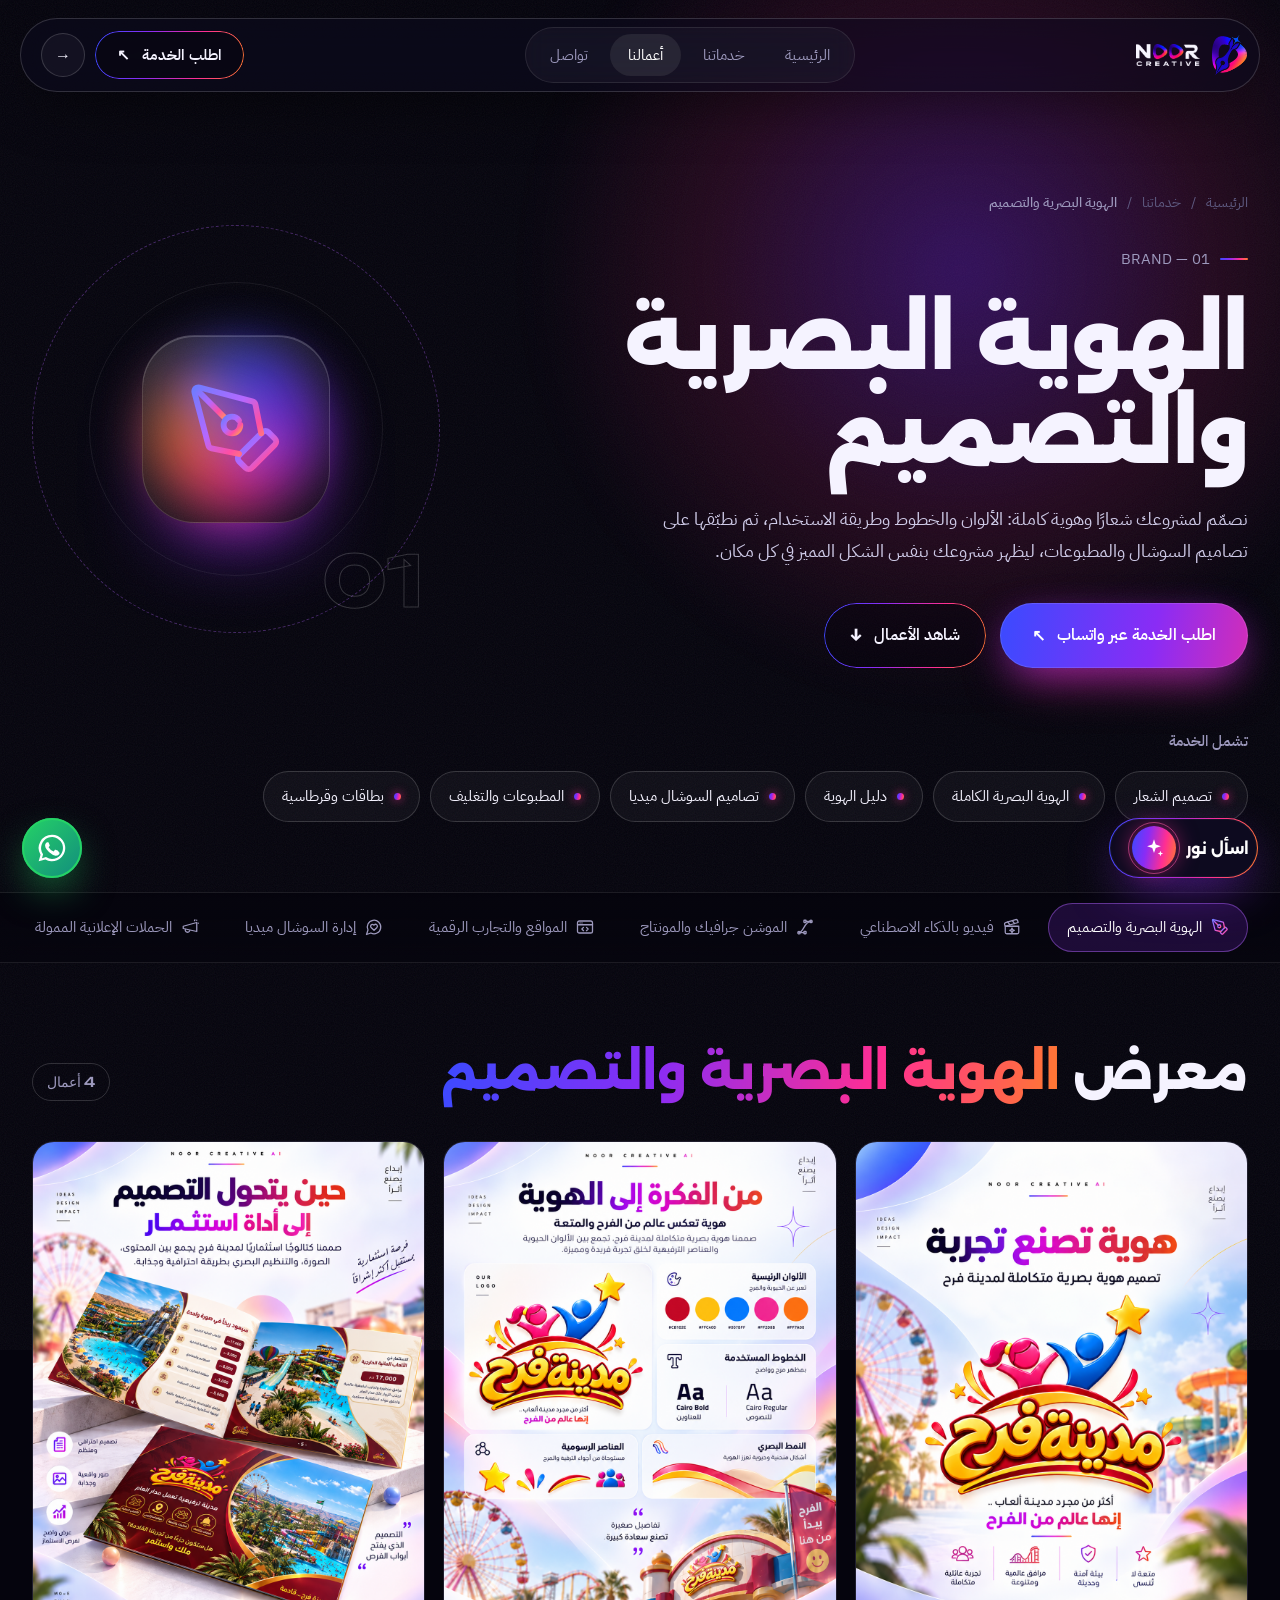
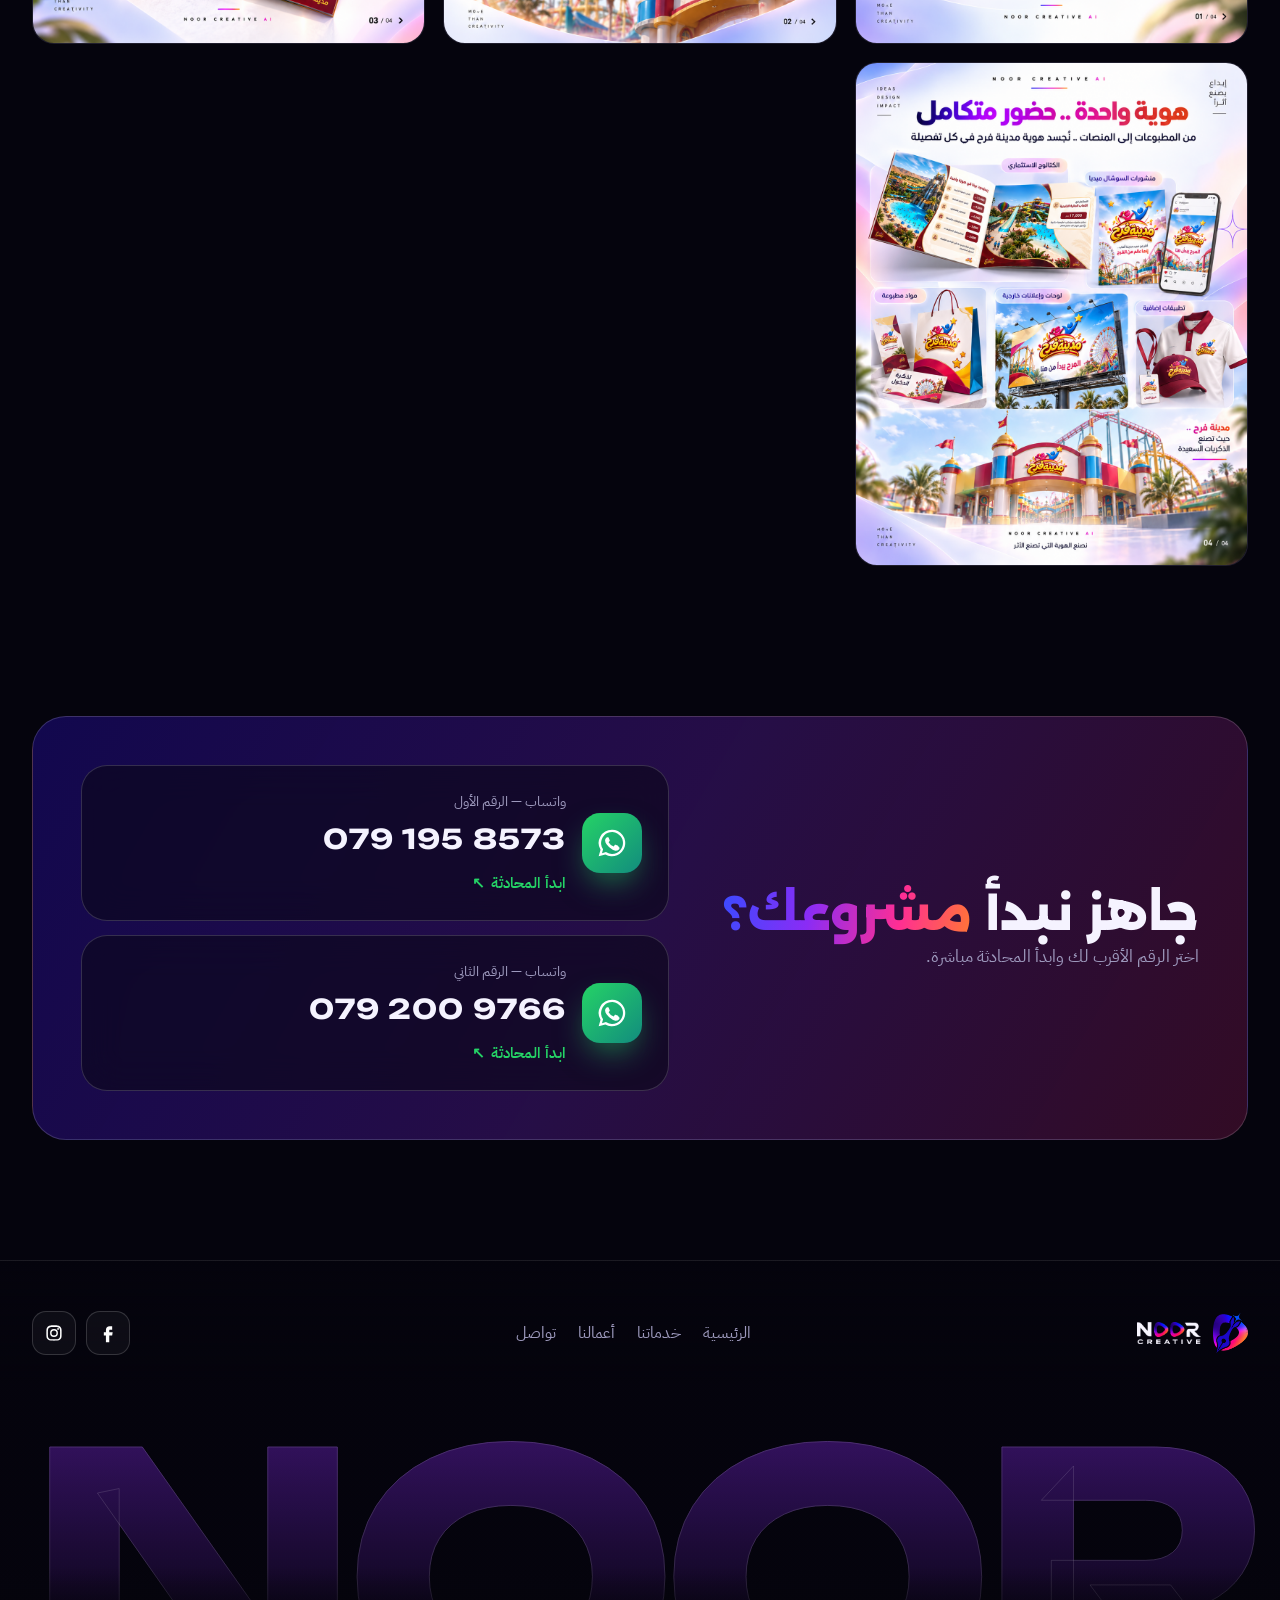
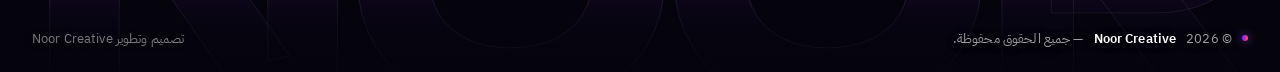
<file: service.html>
<!doctype html>
<html lang="ar" dir="rtl">
<head>
<meta charset="utf-8">
<meta name="viewport" content="width=device-width, initial-scale=1, viewport-fit=cover">
<title>معرض الأعمال — NOOR CREATIVE</title>
<meta name="theme-color" content="#05040d">
<link rel="icon" href="img/mark.png" type="image/png">
<link rel="stylesheet" href="fonts.css">
<link rel="stylesheet" href="style.css?v=16">
<link rel="stylesheet" href="chat.css?v=6">
</head>
<body class="svc-page">
<div class="noise" aria-hidden="true"></div>
<svg width="0" height="0" style="position:absolute" aria-hidden="true"><defs><linearGradient id="ig" x1="0" y1="0" x2="1" y2="1"><stop offset="0" stop-color="#6f7cff"/><stop offset=".45" stop-color="#b468ff"/><stop offset=".75" stop-color="#ff4fa3"/><stop offset="1" stop-color="#ff9a5c"/></linearGradient></defs></svg>

<header class="nav solid" id="nav">
  <a class="brand" href="index.html" aria-label="NOOR CREATIVE — الرئيسية"><img src="img/mark.png" alt=""><img class="brand-word" src="img/word-light.png" alt="NOOR CREATIVE"></a>
  <nav class="nav-links" aria-label="التنقل">
    <a href="index.html">الرئيسية</a>
    <a href="index.html#services">خدماتنا</a>
    <a href="index.html#work" class="act">أعمالنا</a>
    <a href="index.html#contact">تواصل</a>
  </nav>
  <div class="nav-end">
    <a class="btn-line" id="navWa" href="#" target="_blank" rel="noopener"><span>اطلب الخدمة</span><i>↖</i></a>
    <a class="back-btn" href="index.html" aria-label="العودة للرئيسية">→</a>
  </div>
</header>

<main>
  <section class="sp-hero">
    <div class="sp-glow" aria-hidden="true"></div>
    <div class="wrap sp-grid">
      <div class="sp-copy">
        <nav class="crumb" aria-label="المسار"><a href="index.html">الرئيسية</a><span>/</span><a href="index.html#services">خدماتنا</a><span>/</span><b id="crumbNow"></b></nav>
        <div class="kicker"><i></i><span id="spEn"></span></div>
        <h1 class="sp-title" id="spTitle"></h1>
        <p class="sp-long" id="spLong"></p>
        <div class="sp-actions">
          <a class="btn-grad" id="spWa" href="#" target="_blank" rel="noopener"><span>اطلب الخدمة عبر واتساب</span><i>↖</i></a>
          <a class="btn-line" href="#gallery"><span>شاهد الأعمال</span><i>↓</i></a>
        </div>
      </div>
      <div class="sp-art" aria-hidden="true">
        <div class="sp-ring"></div><div class="sp-ring r2"></div>
        <div class="sp-tile"><span class="svc-glow"></span><svg viewBox="0 0 24 24" id="spIcon"></svg></div>
        <span class="sp-num" id="spNum"></span>
      </div>
    </div>
    <div class="wrap">
      <h2 class="sp-inc-h">تشمل الخدمة</h2>
      <ul class="sp-inc" id="spInc"></ul>
    </div>
  </section>

  <div class="sp-tabs-wrap">
    <nav class="wrap sp-tabs" id="spTabs" aria-label="الخدمات"></nav>
  </div>

  <section class="sp-gallery" id="gallery">
    <div class="wrap">
      <div class="sp-gal-head">
        <h2 class="h-lg">معرض <span class="grad" id="galName"></span></h2>
        <span class="sp-count" id="galCount"></span>
      </div>
      <div class="masonry" id="masonry"></div>
      <div class="sp-empty" id="empty" hidden>
        <div class="sp-empty-tiles" aria-hidden="true"><i></i><i></i><i></i></div>
        <h3>الأعمال قيد الإضافة</h3>
        <p>نجهّز معرض هذه الخدمة بأحدث أعمالنا الحقيقية. تواصل معنا ونرسل لك نماذج مباشرة على واتساب.</p>
        <a class="btn-grad" id="emptyWa" href="#" target="_blank" rel="noopener"><span>اطلب نماذج من أعمالنا</span><i>↖</i></a>
      </div>
    </div>
  </section>

  <section class="sp-cta">
    <div class="wrap sp-cta-in">
      <div>
        <h2 class="h-lg">جاهز نبدأ <span class="grad">مشروعك؟</span></h2>
        <p class="lead">اختر الرقم الأقرب لك وابدأ المحادثة مباشرة.</p>
      </div>
      <div class="sp-cta-btns">
        <a class="wa-card" id="wa1" href="#" target="_blank" rel="noopener"><span class="wa-ic"><svg viewBox="0 0 24 24"><path d="M12 2a10 10 0 0 0-8.6 15.1L2 22l5-1.3A10 10 0 1 0 12 2Zm0 18.2a8.2 8.2 0 0 1-4.2-1.2l-.3-.2-3 .8.8-2.9-.2-.3A8.2 8.2 0 1 1 12 20.2Zm4.5-6.1c-.2-.1-1.5-.7-1.7-.8-.2-.1-.4-.1-.6.1l-.8 1c-.1.2-.3.2-.5.1a6.7 6.7 0 0 1-3.3-2.9c-.3-.4.2-.4.7-1.3.1-.2 0-.3 0-.4l-.8-1.8c-.2-.5-.4-.4-.6-.4h-.5a1 1 0 0 0-.7.3 3 3 0 0 0-.9 2.2 5.2 5.2 0 0 0 1.1 2.8 11.9 11.9 0 0 0 4.6 4c1.7.7 2.4.8 3.2.7.5-.1 1.5-.6 1.8-1.2.2-.6.2-1.1.1-1.2l-.4-.2Z"/></svg></span><span class="wa-txt"><small>واتساب — الرقم الأول</small><b dir="ltr">079 195 8573</b></span><span class="wa-go">ابدأ المحادثة <i>↖</i></span></a>
        <a class="wa-card" id="wa2" href="#" target="_blank" rel="noopener"><span class="wa-ic"><svg viewBox="0 0 24 24"><path d="M12 2a10 10 0 0 0-8.6 15.1L2 22l5-1.3A10 10 0 1 0 12 2Zm0 18.2a8.2 8.2 0 0 1-4.2-1.2l-.3-.2-3 .8.8-2.9-.2-.3A8.2 8.2 0 1 1 12 20.2Zm4.5-6.1c-.2-.1-1.5-.7-1.7-.8-.2-.1-.4-.1-.6.1l-.8 1c-.1.2-.3.2-.5.1a6.7 6.7 0 0 1-3.3-2.9c-.3-.4.2-.4.7-1.3.1-.2 0-.3 0-.4l-.8-1.8c-.2-.5-.4-.4-.6-.4h-.5a1 1 0 0 0-.7.3 3 3 0 0 0-.9 2.2 5.2 5.2 0 0 0 1.1 2.8 11.9 11.9 0 0 0 4.6 4c1.7.7 2.4.8 3.2.7.5-.1 1.5-.6 1.8-1.2.2-.6.2-1.1.1-1.2l-.4-.2Z"/></svg></span><span class="wa-txt"><small>واتساب — الرقم الثاني</small><b dir="ltr">079 200 9766</b></span><span class="wa-go">ابدأ المحادثة <i>↖</i></span></a>
      </div>
    </div>
  </section>
</main>

<footer class="foot">
  <div class="wrap foot-top">
    <a class="brand" href="index.html"><img src="img/mark.png" alt=""><img class="brand-word" src="img/word-light.png" alt="NOOR CREATIVE"></a>
    <nav><a href="index.html">الرئيسية</a><a href="index.html#services">خدماتنا</a><a href="index.html#work">أعمالنا</a><a href="index.html#contact">تواصل</a></nav>
    <div class="foot-social"><a href="https://www.facebook.com/NoorCreativeAI" target="_blank" rel="noopener" aria-label="فيسبوك Noor Creative" class="fs-fb"><svg viewBox="0 0 24 24" aria-hidden="true"><path d="M14 8h3V4h-3c-2.8 0-4.5 1.9-4.5 4.6V11H7v4h2.5v8h4v-8H17l.6-4h-4.1V8.9c0-.6.3-.9.5-.9Z"/></svg></a><a href="https://www.instagram.com/noor_creative_ai/" target="_blank" rel="noopener" aria-label="إنستغرام Noor Creative" class="fs-ig"><svg viewBox="0 0 24 24" aria-hidden="true"><path d="M12 7.3A4.7 4.7 0 1 0 16.7 12 4.7 4.7 0 0 0 12 7.3Zm0 7.7a3 3 0 1 1 3-3 3 3 0 0 1-3 3Zm6-7.9a1.1 1.1 0 1 1-1.1-1.1A1.1 1.1 0 0 1 18 7.1ZM21.1 8.2a5.4 5.4 0 0 0-1.5-3.8 5.4 5.4 0 0 0-3.8-1.5C14.3 2.8 9.7 2.8 8.2 2.9a5.4 5.4 0 0 0-3.8 1.5A5.4 5.4 0 0 0 2.9 8.2c-.1 1.5-.1 6.1 0 7.6a5.4 5.4 0 0 0 1.5 3.8 5.4 5.4 0 0 0 3.8 1.5c1.5.1 6.1.1 7.6 0a5.4 5.4 0 0 0 3.8-1.5 5.4 5.4 0 0 0 1.5-3.8c.1-1.5.1-6.1 0-7.6Zm-2.2 9.3a3.1 3.1 0 0 1-1.7 1.7c-1.2.5-4 .4-5.2.4s-4 .1-5.2-.4a3.1 3.1 0 0 1-1.7-1.7c-.5-1.2-.4-4-.4-5.3s-.1-4 .4-5.2a3.1 3.1 0 0 1 1.7-1.7C8 4.8 10.8 4.9 12 4.9s4-.1 5.2.4a3.1 3.1 0 0 1 1.7 1.7c.5 1.2.4 4 .4 5.2s.1 4.1-.4 5.3Z"/></svg></a></div>
  </div>
  <div class="foot-giant" aria-hidden="true">NOOR</div>
  <div class="foot-legal">
    <div class="wrap foot-legal-in">
      <p>© 2026 <b>Noor Creative</b> — جميع الحقوق محفوظة.</p>
      <p class="fl-sub">تصميم وتطوير Noor Creative</p>
    </div>
  </div>
</footer>

<div class="lightbox" id="lb" hidden>
  <button class="lb-x" id="lbX" aria-label="إغلاق">✕</button>
  <button class="lb-nav lb-prev" id="lbPrev" aria-label="السابق">→</button>
  <figure class="lb-fig"><div class="lb-media" id="lbMedia"></div><figcaption id="lbCap"></figcaption></figure>
  <button class="lb-nav lb-next" id="lbNext" aria-label="التالي">←</button>
</div>

<a class="wa-float show" id="waFloat" href="#" target="_blank" rel="noopener" aria-label="تواصل معنا على واتساب"><svg viewBox="0 0 24 24"><path d="M12 2a10 10 0 0 0-8.6 15.1L2 22l5-1.3A10 10 0 1 0 12 2Zm0 18.2a8.2 8.2 0 0 1-4.2-1.2l-.3-.2-3 .8.8-2.9-.2-.3A8.2 8.2 0 1 1 12 20.2Zm4.5-6.1c-.2-.1-1.5-.7-1.7-.8-.2-.1-.4-.1-.6.1l-.8 1c-.1.2-.3.2-.5.1a6.7 6.7 0 0 1-3.3-2.9c-.3-.4.2-.4.7-1.3.1-.2 0-.3 0-.4l-.8-1.8c-.2-.5-.4-.4-.6-.4h-.5a1 1 0 0 0-.7.3 3 3 0 0 0-.9 2.2 5.2 5.2 0 0 0 1.1 2.8 11.9 11.9 0 0 0 4.6 4c1.7.7 2.4.8 3.2.7.5-.1 1.5-.6 1.8-1.2.2-.6.2-1.1.1-1.2l-.4-.2Z"/></svg></a>

<script src="data.js?v=11"></script>
<script src="service.js?v=12"></script>
<script src="chat.js?v=11"></script>
</body>
</html>
</file>
<file: fonts.css>
@font-face {
  font-family: 'PlexArabic';
  font-style: normal;
  font-weight: 400;
  font-display: swap;
  src: url(fonts/Qw3CZRtWPQCuHme67tEYUIx3Kh0PHR9N6Ys43PWrfQ.woff2) format('woff2');
  unicode-range: U+0600-06FF, U+0750-077F, U+0870-0891, U+0897-08E1, U+08E3-08FF, U+200C-200E, U+2010-2011, U+204F, U+2E41, U+FB50-FDFF, U+FE70-FE74, U+FE76-FEFC, U+102E0-102FB, U+10E60-10E7E, U+10EC2-10EC7, U+10EC9-10EEE, U+10EF0-10EFF, U+1EE00-1EE03, U+1EE05-1EE1F, U+1EE21-1EE22, U+1EE24, U+1EE27, U+1EE29-1EE32, U+1EE34-1EE37, U+1EE39, U+1EE3B, U+1EE42, U+1EE47, U+1EE49, U+1EE4B, U+1EE4D-1EE4F, U+1EE51-1EE52, U+1EE54, U+1EE57, U+1EE59, U+1EE5B, U+1EE5D, U+1EE5F, U+1EE61-1EE62, U+1EE64, U+1EE67-1EE6A, U+1EE6C-1EE72, U+1EE74-1EE77, U+1EE79-1EE7C, U+1EE7E, U+1EE80-1EE89, U+1EE8B-1EE9B, U+1EEA1-1EEA3, U+1EEA5-1EEA9, U+1EEAB-1EEBB, U+1EEF0-1EEF1;
}
@font-face {
  font-family: 'PlexArabic';
  font-style: normal;
  font-weight: 400;
  font-display: swap;
  src: url(fonts/Qw3CZRtWPQCuHme67tEYUIx3Kh0PHR9N6Ys93PU.woff2) format('woff2');
  unicode-range: U+0000-00FF, U+0131, U+0152-0153, U+02BB-02BC, U+02C6, U+02DA, U+02DC, U+0304, U+0308, U+0329, U+2000-206F, U+20AC, U+2122, U+2191, U+2193, U+2212, U+2215, U+FEFF, U+FFFD;
}
@font-face {
  font-family: 'PlexArabic';
  font-style: normal;
  font-weight: 500;
  font-display: swap;
  src: url(fonts/Qw3NZRtWPQCuHme67tEYUIx3Kh0PHR9N6YPO_-CRXMR5Kw.woff2) format('woff2');
  unicode-range: U+0600-06FF, U+0750-077F, U+0870-0891, U+0897-08E1, U+08E3-08FF, U+200C-200E, U+2010-2011, U+204F, U+2E41, U+FB50-FDFF, U+FE70-FE74, U+FE76-FEFC, U+102E0-102FB, U+10E60-10E7E, U+10EC2-10EC7, U+10EC9-10EEE, U+10EF0-10EFF, U+1EE00-1EE03, U+1EE05-1EE1F, U+1EE21-1EE22, U+1EE24, U+1EE27, U+1EE29-1EE32, U+1EE34-1EE37, U+1EE39, U+1EE3B, U+1EE42, U+1EE47, U+1EE49, U+1EE4B, U+1EE4D-1EE4F, U+1EE51-1EE52, U+1EE54, U+1EE57, U+1EE59, U+1EE5B, U+1EE5D, U+1EE5F, U+1EE61-1EE62, U+1EE64, U+1EE67-1EE6A, U+1EE6C-1EE72, U+1EE74-1EE77, U+1EE79-1EE7C, U+1EE7E, U+1EE80-1EE89, U+1EE8B-1EE9B, U+1EEA1-1EEA3, U+1EEA5-1EEA9, U+1EEAB-1EEBB, U+1EEF0-1EEF1;
}
@font-face {
  font-family: 'PlexArabic';
  font-style: normal;
  font-weight: 500;
  font-display: swap;
  src: url(fonts/Qw3NZRtWPQCuHme67tEYUIx3Kh0PHR9N6YPO_-CUXMQ.woff2) format('woff2');
  unicode-range: U+0000-00FF, U+0131, U+0152-0153, U+02BB-02BC, U+02C6, U+02DA, U+02DC, U+0304, U+0308, U+0329, U+2000-206F, U+20AC, U+2122, U+2191, U+2193, U+2212, U+2215, U+FEFF, U+FFFD;
}
@font-face {
  font-family: 'PlexArabic';
  font-style: normal;
  font-weight: 600;
  font-display: swap;
  src: url(fonts/Qw3NZRtWPQCuHme67tEYUIx3Kh0PHR9N6YPi-OCRXMR5Kw.woff2) format('woff2');
  unicode-range: U+0600-06FF, U+0750-077F, U+0870-0891, U+0897-08E1, U+08E3-08FF, U+200C-200E, U+2010-2011, U+204F, U+2E41, U+FB50-FDFF, U+FE70-FE74, U+FE76-FEFC, U+102E0-102FB, U+10E60-10E7E, U+10EC2-10EC7, U+10EC9-10EEE, U+10EF0-10EFF, U+1EE00-1EE03, U+1EE05-1EE1F, U+1EE21-1EE22, U+1EE24, U+1EE27, U+1EE29-1EE32, U+1EE34-1EE37, U+1EE39, U+1EE3B, U+1EE42, U+1EE47, U+1EE49, U+1EE4B, U+1EE4D-1EE4F, U+1EE51-1EE52, U+1EE54, U+1EE57, U+1EE59, U+1EE5B, U+1EE5D, U+1EE5F, U+1EE61-1EE62, U+1EE64, U+1EE67-1EE6A, U+1EE6C-1EE72, U+1EE74-1EE77, U+1EE79-1EE7C, U+1EE7E, U+1EE80-1EE89, U+1EE8B-1EE9B, U+1EEA1-1EEA3, U+1EEA5-1EEA9, U+1EEAB-1EEBB, U+1EEF0-1EEF1;
}
@font-face {
  font-family: 'PlexArabic';
  font-style: normal;
  font-weight: 600;
  font-display: swap;
  src: url(fonts/Qw3NZRtWPQCuHme67tEYUIx3Kh0PHR9N6YPi-OCUXMQ.woff2) format('woff2');
  unicode-range: U+0000-00FF, U+0131, U+0152-0153, U+02BB-02BC, U+02C6, U+02DA, U+02DC, U+0304, U+0308, U+0329, U+2000-206F, U+20AC, U+2122, U+2191, U+2193, U+2212, U+2215, U+FEFF, U+FFFD;
}
@font-face {
  font-family: 'PlexArabic';
  font-style: normal;
  font-weight: 700;
  font-display: swap;
  src: url(fonts/Qw3NZRtWPQCuHme67tEYUIx3Kh0PHR9N6YOG-eCRXMR5Kw.woff2) format('woff2');
  unicode-range: U+0600-06FF, U+0750-077F, U+0870-0891, U+0897-08E1, U+08E3-08FF, U+200C-200E, U+2010-2011, U+204F, U+2E41, U+FB50-FDFF, U+FE70-FE74, U+FE76-FEFC, U+102E0-102FB, U+10E60-10E7E, U+10EC2-10EC7, U+10EC9-10EEE, U+10EF0-10EFF, U+1EE00-1EE03, U+1EE05-1EE1F, U+1EE21-1EE22, U+1EE24, U+1EE27, U+1EE29-1EE32, U+1EE34-1EE37, U+1EE39, U+1EE3B, U+1EE42, U+1EE47, U+1EE49, U+1EE4B, U+1EE4D-1EE4F, U+1EE51-1EE52, U+1EE54, U+1EE57, U+1EE59, U+1EE5B, U+1EE5D, U+1EE5F, U+1EE61-1EE62, U+1EE64, U+1EE67-1EE6A, U+1EE6C-1EE72, U+1EE74-1EE77, U+1EE79-1EE7C, U+1EE7E, U+1EE80-1EE89, U+1EE8B-1EE9B, U+1EEA1-1EEA3, U+1EEA5-1EEA9, U+1EEAB-1EEBB, U+1EEF0-1EEF1;
}
@font-face {
  font-family: 'PlexArabic';
  font-style: normal;
  font-weight: 700;
  font-display: swap;
  src: url(fonts/Qw3NZRtWPQCuHme67tEYUIx3Kh0PHR9N6YOG-eCUXMQ.woff2) format('woff2');
  unicode-range: U+0000-00FF, U+0131, U+0152-0153, U+02BB-02BC, U+02C6, U+02DA, U+02DC, U+0304, U+0308, U+0329, U+2000-206F, U+20AC, U+2122, U+2191, U+2193, U+2212, U+2215, U+FEFF, U+FFFD;
}
@font-face {
  font-family: 'Space';
  font-style: normal;
  font-weight: 400;
  font-display: swap;
  src: url(fonts/V8mDoQDjQSkFtoMM3T6r8E7mPbF4Cw.woff2) format('woff2');
  unicode-range: U+0000-00FF, U+0131, U+0152-0153, U+02BB-02BC, U+02C6, U+02DA, U+02DC, U+0304, U+0308, U+0329, U+2000-206F, U+20AC, U+2122, U+2191, U+2193, U+2212, U+2215, U+FEFF, U+FFFD;
}
@font-face {
  font-family: 'Space';
  font-style: normal;
  font-weight: 500;
  font-display: swap;
  src: url(fonts/V8mDoQDjQSkFtoMM3T6r8E7mPbF4Cw.woff2) format('woff2');
  unicode-range: U+0000-00FF, U+0131, U+0152-0153, U+02BB-02BC, U+02C6, U+02DA, U+02DC, U+0304, U+0308, U+0329, U+2000-206F, U+20AC, U+2122, U+2191, U+2193, U+2212, U+2215, U+FEFF, U+FFFD;
}
@font-face {
  font-family: 'Space';
  font-style: normal;
  font-weight: 600;
  font-display: swap;
  src: url(fonts/V8mDoQDjQSkFtoMM3T6r8E7mPbF4Cw.woff2) format('woff2');
  unicode-range: U+0000-00FF, U+0131, U+0152-0153, U+02BB-02BC, U+02C6, U+02DA, U+02DC, U+0304, U+0308, U+0329, U+2000-206F, U+20AC, U+2122, U+2191, U+2193, U+2212, U+2215, U+FEFF, U+FFFD;
}
@font-face {
  font-family: 'Space';
  font-style: normal;
  font-weight: 700;
  font-display: swap;
  src: url(fonts/V8mDoQDjQSkFtoMM3T6r8E7mPbF4Cw.woff2) format('woff2');
  unicode-range: U+0000-00FF, U+0131, U+0152-0153, U+02BB-02BC, U+02C6, U+02DA, U+02DC, U+0304, U+0308, U+0329, U+2000-206F, U+20AC, U+2122, U+2191, U+2193, U+2212, U+2215, U+FEFF, U+FFFD;
}@font-face{font-family:'Alex';font-weight:500;font-display:swap;src:url(fonts/alexandria-arabic-500-normal.woff2) format('woff2');unicode-range:U+0600-06FF,U+0750-077F,U+0870-08FF,U+200C-200E,U+2010-2011,U+204F,U+2E41,U+FB50-FDFF,U+FE70-FEFC}
@font-face{font-family:'Alex';font-weight:700;font-display:swap;src:url(fonts/alexandria-arabic-700-normal.woff2) format('woff2');unicode-range:U+0600-06FF,U+0750-077F,U+0870-08FF,U+200C-200E,U+2010-2011,U+204F,U+2E41,U+FB50-FDFF,U+FE70-FEFC}
@font-face{font-family:'Alex';font-weight:800;font-display:swap;src:url(fonts/alexandria-arabic-800-normal.woff2) format('woff2');unicode-range:U+0600-06FF,U+0750-077F,U+0870-08FF,U+200C-200E,U+2010-2011,U+204F,U+2E41,U+FB50-FDFF,U+FE70-FEFC}
@font-face{font-family:'Alex';font-weight:900;font-display:swap;src:url(fonts/alexandria-arabic-900-normal.woff2) format('woff2');unicode-range:U+0600-06FF,U+0750-077F,U+0870-08FF,U+200C-200E,U+2010-2011,U+204F,U+2E41,U+FB50-FDFF,U+FE70-FEFC}
@font-face{font-family:'Alex';font-weight:700;font-display:swap;src:url(fonts/alexandria-latin-700-normal.woff2) format('woff2');unicode-range:U+0000-00FF,U+2000-206F}
@font-face{font-family:'Alex';font-weight:800;font-display:swap;src:url(fonts/alexandria-latin-800-normal.woff2) format('woff2');unicode-range:U+0000-00FF,U+2000-206F}
@font-face{font-family:'Alex';font-weight:900;font-display:swap;src:url(fonts/alexandria-latin-900-normal.woff2) format('woff2');unicode-range:U+0000-00FF,U+2000-206F}
@font-face{font-family:'Unb';font-weight:500;font-display:swap;src:url(fonts/unbounded-latin-500-normal.woff2) format('woff2')}
@font-face{font-family:'Unb';font-weight:700;font-display:swap;src:url(fonts/unbounded-latin-700-normal.woff2) format('woff2')}
</file>
<file: style.css>
:root{
  --bg:#05040d; --bg2:#0a0818; --card:rgba(255,255,255,.035); --line:rgba(255,255,255,.09); --line2:rgba(255,255,255,.16);
  --tx:#f5f3ff; --mute:#9d99bd; --dim:#5e5a80;
  --blue:#3047ff; --indigo:#2a1bd6; --violet:#8a2cf5; --pink:#ff2e93; --orange:#ff7a2f;
  --grad:linear-gradient(100deg,#3a4bff 0%,#8a2cf5 35%,#ff2e93 70%,#ff7a2f 100%);
  --ease:cubic-bezier(.16,1,.3,1);
  --ar:'PlexArabic','Segoe UI',Tahoma,sans-serif; --disp:'Alex','PlexArabic',sans-serif; --en:'Unb','Space',sans-serif;
}
*{box-sizing:border-box;margin:0;padding:0}
html{-webkit-text-size-adjust:100%}
html.lenis,html.lenis body{height:auto}
.lenis.lenis-smooth{scroll-behavior:auto!important}
body{background:var(--bg);color:var(--tx);font-family:var(--ar);line-height:1.8;overflow-x:clip;-webkit-font-smoothing:antialiased}
body.is-loading{overflow:hidden}
img{display:block;max-width:100%}
a{color:inherit;text-decoration:none}
button,input,select,textarea{font:inherit;color:inherit}
::selection{background:var(--pink);color:#fff}
.wrap{width:min(1360px,100% - 64px);margin-inline:auto}
.grad{background:var(--grad);-webkit-background-clip:text;background-clip:text;color:transparent;-webkit-text-fill-color:transparent}
main,section,footer{position:relative;z-index:2}

/* ---------- background layers ---------- */
#scene{position:fixed;inset:0;width:100vw;height:100vh;z-index:0;pointer-events:none}
.scene-fallback{position:fixed;inset:0;z-index:0;pointer-events:none;display:none;
  background:radial-gradient(30vmax 30vmax at 50% 45%,rgba(138,44,245,.55),transparent 70%),radial-gradient(22vmax 22vmax at 56% 55%,rgba(255,46,147,.4),transparent 70%)}
.no-gl .scene-fallback{display:block}
.noise{position:fixed;inset:-50%;z-index:1;pointer-events:none;opacity:.06;
  background-image:url("data:image/svg+xml,%3Csvg xmlns='http://www.w3.org/2000/svg' width='160' height='160'%3E%3Cfilter id='n'%3E%3CfeTurbulence type='fractalNoise' baseFrequency='.9' numOctaves='3' stitchTiles='stitch'/%3E%3C/filter%3E%3Crect width='100%25' height='100%25' filter='url(%23n)'/%3E%3C/svg%3E");
  animation:grain 1s steps(4) infinite}
@keyframes grain{25%{transform:translate(-3%,2%)}50%{transform:translate(2%,-3%)}75%{transform:translate(-2%,-2%)}}

/* ---------- loader ---------- */
.loader{position:fixed;inset:0;z-index:200;display:grid;place-items:center;background:var(--bg)}
.loader-in{display:grid;justify-items:center;gap:22px}
.loader-mark{width:96px;filter:drop-shadow(0 0 40px rgba(138,44,245,.7));animation:lpulse 1.6s ease-in-out infinite}
@keyframes lpulse{50%{transform:scale(1.08);filter:drop-shadow(0 0 70px rgba(255,46,147,.8))}}
.loader-count{font-family:var(--en);font-weight:700;font-size:clamp(3rem,8vw,6rem);line-height:1;direction:ltr}
.loader-count sup{font-size:.35em;color:var(--mute);margin-left:4px}
.loader-bar{width:min(320px,70vw);height:2px;background:var(--line);border-radius:2px;overflow:hidden}
.loader-bar i{display:block;height:100%;width:0;background:var(--grad)}
.loader-tag{font-family:var(--en);font-size:.68rem;letter-spacing:.4em;color:var(--mute);direction:ltr}
.loader-panel{position:absolute;inset:0;background:var(--grad);transform:translateY(100%);z-index:-1}

/* ---------- cursor ---------- */
.cursor{position:fixed;inset:0;z-index:150;pointer-events:none;display:none}
.has-cursor .cursor{display:block}
.c-dot,.c-ring{position:fixed;top:0;left:0;border-radius:50%;will-change:transform}
.c-dot{width:6px;height:6px;margin:-3px 0 0 -3px;background:#fff}
.c-ring{width:40px;height:40px;margin:-20px 0 0 -20px;border:1px solid rgba(255,255,255,.4);display:grid;place-items:center;transition:width .4s var(--ease),height .4s var(--ease),margin .4s var(--ease),background .4s,border-color .4s}
.c-label{font-size:.82rem;font-weight:600;opacity:0;transition:opacity .3s;white-space:nowrap}
.cursor.hover .c-ring{width:64px;height:64px;margin:-32px 0 0 -32px;border-color:transparent;background:rgba(255,255,255,.1);backdrop-filter:blur(4px)}
.cursor.label .c-ring{width:96px;height:96px;margin:-48px 0 0 -48px;border-color:transparent;background:var(--grad)}
.cursor.label .c-label{opacity:1}
.cursor.label .c-dot{opacity:0}

/* ---------- nav ---------- */
.nav{position:fixed;z-index:120;top:0;inset-inline:0;display:flex;align-items:center;justify-content:space-between;gap:24px;padding:22px 32px;transition:padding .5s var(--ease),background .5s,backdrop-filter .5s}
.nav.solid{padding-block:12px;background:rgba(5,4,13,.6);backdrop-filter:blur(18px) saturate(1.4);-webkit-backdrop-filter:blur(18px) saturate(1.4);border-bottom:1px solid var(--line)}
.nav.hide{transform:translateY(-110%)}
.nav{transition:transform .6s var(--ease),padding .5s var(--ease),background .5s}
.brand{display:flex;align-items:center;gap:12px}
.brand img:first-child{height:40px;width:auto}
.brand-word{height:22px;width:auto}
.nav-links{display:flex;gap:4px;padding:6px;border-radius:999px;background:rgba(255,255,255,.04);border:1px solid var(--line);backdrop-filter:blur(12px)}
.nav-links a{padding:8px 18px;border-radius:999px;font-size:.92rem;color:var(--mute);transition:.3s}
.nav-links a:hover,.nav-links a.act{color:#fff;background:rgba(255,255,255,.08)}
.nav-end{display:flex;gap:10px;align-items:center}
.menu-btn{width:48px;height:48px;border-radius:50%;border:1px solid var(--line2);background:rgba(255,255,255,.04);cursor:pointer;display:none;position:relative}
.menu-btn span{position:absolute;inset-inline:15px;height:1.5px;background:#fff;transition:.5s var(--ease)}
.menu-btn span:first-child{top:20px}.menu-btn span:last-child{top:27px}
.menu-open .menu-btn span:first-child{top:23px;transform:rotate(45deg)}.menu-open .menu-btn span:last-child{top:23px;transform:rotate(-45deg)}

/* buttons */
.btn-line,.btn-grad{--mx:0px;--my:0px;position:relative;display:inline-flex;align-items:center;gap:12px;border-radius:999px;font-weight:600;cursor:pointer;border:0;isolation:isolate;transform:translate(var(--mx),var(--my));transition:transform .4s var(--ease)}
.btn-line{padding:11px 22px;font-size:.92rem;background:rgba(5,4,13,.4)}
.btn-line::before{content:"";position:absolute;inset:0;border-radius:inherit;padding:1px;background:var(--grad);-webkit-mask:linear-gradient(#000 0 0) content-box,linear-gradient(#000 0 0);-webkit-mask-composite:xor;mask-composite:exclude;z-index:-1}
.btn-line::after{content:"";position:absolute;inset:0;border-radius:inherit;background:var(--grad);opacity:0;transition:opacity .4s;z-index:-2}
.btn-line:hover::after{opacity:1}
.btn-line i,.btn-grad i{font-style:normal;font-family:var(--en);transition:transform .4s var(--ease)}
.btn-line:hover i,.btn-grad:hover i{transform:translate(-3px,-3px)}
.btn-grad{padding:18px 32px;color:#fff;background:var(--grad);background-size:180% 100%;box-shadow:0 0 0 1px rgba(255,255,255,.12) inset,0 20px 50px -14px rgba(255,46,147,.6),0 10px 40px -10px rgba(138,44,245,.7);transition:transform .4s var(--ease),background-position .6s,box-shadow .5s}
.btn-grad:hover{background-position:100% 0;box-shadow:0 0 0 1px rgba(255,255,255,.25) inset,0 26px 70px -12px rgba(255,46,147,.8),0 10px 50px -6px rgba(138,44,245,.9)}
.btn-grad.big{padding:20px 40px;font-size:1.08rem;justify-content:center}

/* menu */
.menu{position:fixed;inset:0;z-index:110;background:rgba(5,4,13,.94);backdrop-filter:blur(20px);display:flex;flex-direction:column;justify-content:center;padding:100px 32px 40px;clip-path:circle(0% at 40px 40px);transition:clip-path .9s var(--ease);visibility:hidden}
.menu-open .menu{clip-path:circle(150% at 40px 40px);visibility:visible}
.menu-glow{position:absolute;width:60vmax;height:60vmax;inset-inline-end:-20vmax;bottom:-20vmax;border-radius:50%;background:radial-gradient(circle,rgba(138,44,245,.45),rgba(255,46,147,.2) 40%,transparent 70%);filter:blur(30px)}
.menu-links{position:relative;display:grid;gap:4px}
.menu-links a{font-family:var(--disp);font-weight:800;font-size:clamp(2.4rem,9vw,4.6rem);line-height:1.25;display:flex;align-items:baseline;gap:18px;opacity:0;transform:translateY(30px);transition:.6s var(--ease)}
.menu-links a small{font-family:var(--en);font-size:.8rem;color:var(--mute);font-weight:500}
.menu-links a:hover{color:var(--pink)}
.menu-open .menu-links a{opacity:1;transform:none}
.menu-open .menu-links a:nth-child(2){transition-delay:.05s}.menu-open .menu-links a:nth-child(3){transition-delay:.1s}.menu-open .menu-links a:nth-child(4){transition-delay:.15s}.menu-open .menu-links a:nth-child(5){transition-delay:.2s}.menu-open .menu-links a:nth-child(6){transition-delay:.25s}
.menu-foot{position:relative;margin-top:40px;color:var(--mute);font-size:.9rem}

/* ---------- shared type ---------- */
.kicker{display:inline-flex;align-items:center;gap:10px;font-size:.92rem;color:var(--mute);margin-bottom:20px}
.kicker i{width:28px;height:2px;border-radius:2px;background:var(--grad)}
.kicker.center{justify-content:center;width:100%}
.h-xl{font-family:var(--disp);font-weight:800;font-size:clamp(3rem,7.4vw,7.2rem);line-height:1.12;letter-spacing:-.01em}
.h-lg{font-family:var(--disp);font-weight:800;font-size:clamp(2.2rem,4.6vw,4.4rem);line-height:1.2}
.lead{color:var(--mute);font-size:clamp(1.02rem,1.3vw,1.18rem);max-width:520px}
.lead.center{margin-inline:auto;text-align:center}
.split-w{display:inline-block;overflow:hidden;vertical-align:top;padding:.22em .02em .1em;margin:-.22em -.02em -.1em}
.split-w>span{display:inline-block;will-change:transform}

/* ---------- hero ---------- */
.hero{min-height:100svh;display:flex;flex-direction:column;justify-content:space-between;padding:120px 0 34px;overflow:hidden}
.arc{position:absolute;left:50%;top:62%;width:max(150vw,1500px);aspect-ratio:1;transform:translateX(-50%);border-radius:50%;z-index:-1;pointer-events:none;
  background:radial-gradient(closest-side,#05040d 96%,transparent 100%);
  box-shadow:0 -2px 0 0 rgba(255,255,255,.55),0 -18px 50px 0 rgba(160,90,255,.7),0 -60px 140px 20px rgba(138,44,245,.45),0 -120px 240px 60px rgba(255,46,147,.18)}
.hero-top{display:flex;justify-content:space-between;align-items:center}
.pill{display:inline-flex;align-items:center;gap:10px;padding:8px 18px;border-radius:999px;border:1px solid var(--line2);background:rgba(255,255,255,.04);backdrop-filter:blur(10px);font-size:.9rem;color:#d9d6f2}
.pill .dot{width:8px;height:8px;border-radius:50%;background:#3dff9a;box-shadow:0 0 12px #3dff9a;animation:blink 2s infinite}
@keyframes blink{50%{opacity:.35}}
.en-tag{font-family:var(--en);font-size:.68rem;letter-spacing:.35em;color:var(--mute);direction:ltr}
.hero-title{position:relative;text-shadow:0 2px 0 rgba(5,4,13,.35),0 6px 24px rgba(5,4,13,.55);font-family:var(--disp);font-weight:900;text-align:center;font-size:clamp(3.4rem,10.4vw,10.6rem);line-height:1.06;letter-spacing:-.02em}
.hl{display:block;overflow:hidden;padding-block:.18em .26em;margin-block:-.18em -.22em}
.hl>span{display:inline-block}
.hero-bottom{display:grid;grid-template-columns:1fr 1.3fr 1fr;align-items:center;gap:30px}
.stat{display:flex;align-items:center;gap:14px}
.stat b{font-family:var(--en);font-weight:700;font-size:2.6rem;line-height:1;direction:ltr;background:var(--grad);-webkit-background-clip:text;background-clip:text;color:transparent}
.stat>span{font-size:.86rem;color:var(--mute);line-height:1.5}
.hero-desc{color:#c9c5e6;text-align:center;font-size:1.02rem}
.hero-bottom .btn-grad{justify-self:end}
.scroll-cue{position:absolute;bottom:14px;left:50%;transform:translateX(-50%);display:none}

/* ---------- marquee ---------- */
.marquee{padding:50px 0;border-block:1px solid var(--line);background:rgba(5,4,13,.55);backdrop-filter:blur(6px);overflow:hidden}
.mq-row{display:flex;direction:ltr;width:max-content}
.mq-track{display:flex;align-items:center;gap:44px;padding-inline-end:44px;flex-shrink:0;direction:rtl}
.mq-track span{font-family:var(--disp);font-weight:900;font-size:clamp(2.8rem,6vw,5.6rem);line-height:1.3;white-space:nowrap}
.mq-track span.o{color:rgba(255,255,255,.16)}
.mq-track em{font-style:normal;font-size:2.4rem;background:var(--grad);-webkit-background-clip:text;background-clip:text;color:transparent}

/* ---------- why ---------- */
.why{padding:160px 0 140px}
.why-grid{display:grid;grid-template-columns:1fr 1fr}
.why-copy{grid-column:1}
.why-list{list-style:none;margin-top:50px;border-top:1px solid var(--line)}
.why-list li{display:grid;grid-template-columns:60px 1fr 30px;gap:18px;align-items:start;padding:26px 0;border-bottom:1px solid var(--line);position:relative;transition:padding .5s var(--ease)}
.why-list li::before{content:"";position:absolute;inset:0;background:linear-gradient(270deg,rgba(138,44,245,.12),transparent 70%);opacity:0;transition:opacity .5s}
.why-list li:hover{padding-inline-start:14px}
.why-list li:hover::before{opacity:1}
.wi{font-family:var(--en);font-size:.8rem;color:var(--dim);padding-top:8px}
.why-list h3{font-family:var(--disp);font-weight:700;font-size:1.35rem;line-height:1.5}
.why-list p{color:var(--mute);font-size:.98rem;margin-top:4px}
.wa{font-family:var(--en);color:var(--dim);transition:.4s var(--ease);padding-top:6px}
.why-list li:hover .wa{color:var(--pink);transform:translate(-4px,-4px)}

/* ---------- services ---------- */
.services{padding:120px 0 80px}
.svc-pin{min-height:100vh;display:flex;flex-direction:column;justify-content:center;gap:56px;overflow:hidden}
.svc-head{display:flex;justify-content:space-between;align-items:end;gap:40px}
.svc-track{display:flex;gap:22px;padding-inline:max(32px,calc((100vw - 1360px)/2));width:max-content;will-change:transform}
.svc{--gx:50%;--gy:50%;position:relative;flex:0 0 auto;width:min(400px,80vw);min-height:480px;padding:30px;border-radius:28px;display:flex;flex-direction:column;overflow:hidden;isolation:isolate;
  background:linear-gradient(180deg,rgba(255,255,255,.06),rgba(255,255,255,.015));border:1px solid var(--line);backdrop-filter:blur(14px);-webkit-backdrop-filter:blur(14px);transition:transform .6s var(--ease),border-color .4s}
.svc::before{content:"";position:absolute;inset:0;z-index:-1;opacity:0;transition:opacity .5s;background:radial-gradient(500px circle at var(--gx) var(--gy),rgba(138,44,245,.35),rgba(255,46,147,.12) 40%,transparent 65%)}
.svc::after{content:"";position:absolute;inset:0;border-radius:inherit;padding:1px;background:radial-gradient(300px circle at var(--gx) var(--gy),#ff2e93,#8a2cf5 40%,transparent 70%);-webkit-mask:linear-gradient(#000 0 0) content-box,linear-gradient(#000 0 0);-webkit-mask-composite:xor;mask-composite:exclude;opacity:0;transition:opacity .4s}
.svc:hover{transform:translateY(-10px)}
.svc:hover::before,.svc:hover::after{opacity:1}
.svc-top{display:flex;justify-content:space-between;font-family:var(--en);font-size:.72rem;letter-spacing:.2em;color:var(--dim)}
.svc-letter{font-family:var(--disp);font-weight:900;font-size:13rem;line-height:1;margin:18px 0 8px;background:var(--grad);-webkit-background-clip:text;background-clip:text;color:transparent;filter:drop-shadow(0 0 30px rgba(138,44,245,.4));transition:transform .8s var(--ease)}
.svc:hover .svc-letter{transform:scale(1.06) rotate(-3deg)}
.svc h3{font-family:var(--disp);font-weight:800;font-size:1.6rem;line-height:1.4}
.svc p{color:var(--mute);margin-top:10px;font-size:.98rem}
.svc-tags{display:flex;flex-wrap:wrap;gap:8px;margin-top:18px}
.svc-tags span{font-size:.78rem;padding:4px 12px;border-radius:999px;border:1px solid var(--line2);color:#cfcbe8}
.svc-go{margin-top:auto;padding-top:24px;display:flex;align-items:center;gap:8px;font-weight:600;font-size:.92rem;color:#fff}
.svc-go i{font-style:normal;color:var(--pink);transition:transform .4s var(--ease)}
.svc:hover .svc-go i{transform:translate(-4px,-4px)}

/* ---------- band ---------- */
.band{padding:130px 0;margin-block:80px;overflow:hidden;isolation:isolate}
.band-bg{position:absolute;inset:0;z-index:-1;background:linear-gradient(120deg,#2a10c9,#5b1ee6 35%,#8a2cf5 65%,#b0249f);opacity:.94}
.band-bg::after{content:"";position:absolute;inset:0;background:linear-gradient(rgba(255,255,255,.07) 1px,transparent 1px) 0 0/72px 72px,linear-gradient(90deg,rgba(255,255,255,.07) 1px,transparent 1px) 0 0/72px 72px;-webkit-mask-image:radial-gradient(70% 90% at 50% 50%,#000,transparent);mask-image:radial-gradient(70% 90% at 50% 50%,#000,transparent)}
.band-head{text-align:center;display:grid;justify-items:center;gap:18px;margin-bottom:64px}
.band-head .soft{color:rgba(255,255,255,.55)}
.band-head .lead{color:rgba(255,255,255,.78)}
.band-grid{display:grid;grid-template-columns:repeat(4,1fr);gap:20px}
.bcard{position:relative;min-height:260px;padding:30px;border-radius:26px;background:rgba(255,255,255,.08);border:1px solid rgba(255,255,255,.26);backdrop-filter:blur(16px);-webkit-backdrop-filter:blur(16px);display:flex;flex-direction:column;justify-content:space-between;overflow:hidden;transition:background .4s,transform .6s var(--ease);transform-style:preserve-3d}
.bcard::before{content:"";position:absolute;inset:0;background:linear-gradient(135deg,rgba(255,255,255,.22),transparent 45%);pointer-events:none}
.bcard:hover{background:rgba(255,255,255,.16)}
.bn{font-family:var(--en);font-weight:700;font-size:3.2rem;line-height:1;direction:ltr;text-align:start}
.bcard h3{font-family:var(--disp);font-weight:700;font-size:1.45rem;line-height:1.45}
.ba{position:absolute;top:24px;inset-inline-end:24px;width:36px;height:36px;border-radius:50%;border:1px solid rgba(255,255,255,.5);display:grid;place-items:center;font-style:normal;font-size:.9rem;transition:.4s var(--ease)}
.bcard:hover .ba{background:#fff;color:#5b1ee6;transform:rotate(-45deg)}

/* ---------- process ---------- */
.process{padding:140px 0}
.center-head{text-align:center;margin-bottom:90px}
.center-head .kicker{justify-content:center;width:100%}
.timeline{position:relative;display:grid;grid-template-columns:repeat(4,1fr);gap:30px}
.tl-line{position:absolute;top:11px;inset-inline:12.5%;height:2px;background:var(--line2)}
.tl-line i{display:block;height:100%;width:100%;background:var(--grad);transform-origin:right;transform:scaleX(0);box-shadow:0 0 18px rgba(255,46,147,.8)}
.tl-step{text-align:center;display:grid;justify-items:center;gap:6px}
.tl-dot{width:24px;height:24px;border-radius:50%;background:var(--bg);border:2px solid var(--line2);margin-bottom:26px;position:relative;transition:.6s var(--ease)}
.tl-step.on .tl-dot{background:var(--pink);border-color:#fff;box-shadow:0 0 0 8px rgba(255,46,147,.18),0 0 30px 6px rgba(255,46,147,.7)}
.tl-step small{font-family:var(--en);font-size:.66rem;letter-spacing:.3em;color:var(--dim)}
.tl-step h3{font-family:var(--disp);font-weight:800;font-size:2.4rem;line-height:1.3;transition:color .5s}
.tl-step p{color:var(--mute);max-width:240px;font-size:.96rem}
.tl-step:not(.on) h3{color:var(--dim)}

/* ---------- work ---------- */
.work{padding:120px 0 160px}
.work-head{display:flex;justify-content:space-between;align-items:end;gap:40px;margin-bottom:60px}
.work-grid{display:grid;grid-template-columns:1.25fr 1fr;gap:22px}
.case{position:relative;border-radius:30px;overflow:hidden;background:var(--bg2);border:1px solid var(--line);transform-style:preserve-3d;transition:transform .6s var(--ease),border-color .4s}
.case:nth-child(2),.case:nth-child(3){}
.work-grid .case:nth-child(4n+2),.work-grid .case:nth-child(4n+3){}
.case:hover{border-color:var(--line2)}
.case-art{position:relative;aspect-ratio:16/11;overflow:hidden;display:grid;place-items:center;transition:transform 1s var(--ease)}
.case:hover .case-art{transform:scale(1.04)}
.case-info{display:flex;align-items:center;gap:16px;padding:22px 26px;border-top:1px solid var(--line);flex-wrap:wrap}
.case-info h3{font-family:var(--disp);font-weight:700;font-size:1.35rem;flex:1;min-width:180px}
.case-cat{font-size:.8rem;color:var(--mute);padding:4px 12px;border:1px solid var(--line2);border-radius:999px;order:2}
.case-go{order:3;width:42px;height:42px;border-radius:50%;display:grid;place-items:center;background:rgba(255,255,255,.06);font-family:var(--en);transition:.4s var(--ease)}
.case:hover .case-go{background:var(--grad);transform:rotate(-45deg)}
/* brand */
.c-brand .case-art{background:radial-gradient(70% 80% at 30% 20%,#2b1680,#0b0820 70%)}
.cb-orb{position:absolute;width:60%;aspect-ratio:1;border-radius:50%;background:conic-gradient(from 90deg,#3a4bff,#8a2cf5,#ff2e93,#ff7a2f,#3a4bff);filter:blur(60px);opacity:.55;animation:spin 14s linear infinite}
@keyframes spin{to{transform:rotate(360deg)}}
.cb-mark{position:relative;width:30%;filter:drop-shadow(0 30px 40px rgba(0,0,0,.5))}
.cb-swatches{position:absolute;bottom:22px;inset-inline-start:24px;display:flex;gap:8px}
.cb-swatches i{width:28px;height:28px;border-radius:50%;border:2px solid rgba(255,255,255,.2)}
.cb-swatches i:nth-child(1){background:#3a4bff}.cb-swatches i:nth-child(2){background:#8a2cf5}.cb-swatches i:nth-child(3){background:#ff2e93}.cb-swatches i:nth-child(4){background:#ff7a2f}
/* film */
.c-film .case-art{background:#07060f}
.cf-frame{position:absolute;inset:14% 10% 24%;border-radius:16px;overflow:hidden;background:linear-gradient(180deg,#24125e,#7a1f8f 55%,#ff6a3d)}
.cf-sun{position:absolute;width:34%;aspect-ratio:1;border-radius:50%;left:50%;top:38%;transform:translateX(-50%);background:radial-gradient(circle,#ffd5a0,#ff7a2f 60%,transparent 62%);box-shadow:0 0 80px 20px rgba(255,122,47,.6)}
.cf-hills{position:absolute;inset:auto 0 0;height:45%;background:linear-gradient(180deg,#1a0b3d,#05040d);clip-path:polygon(0 40%,18% 20%,34% 45%,52% 15%,70% 42%,86% 25%,100% 40%,100% 100%,0 100%)}
.cf-play{position:absolute;width:74px;height:74px;border-radius:50%;background:rgba(255,255,255,.15);backdrop-filter:blur(10px);border:1px solid rgba(255,255,255,.5);display:grid;place-items:center;top:38%;transform:translateY(-50%);transition:transform .5s var(--ease)}
.cf-play span{width:0;height:0;border-block:11px solid transparent;border-left:18px solid #fff;margin-left:5px}
.case:hover .cf-play{transform:translateY(-50%) scale(1.15)}
.cf-bar{position:absolute;inset:auto 10% 15%;height:4px;border-radius:4px;background:rgba(255,255,255,.12)}
.cf-bar i{display:block;height:100%;width:42%;background:var(--grad);border-radius:4px;animation:play 6s linear infinite}
@keyframes play{from{width:0}to{width:100%}}
.cf-rec{position:absolute;top:6%;inset-inline-end:10%;font-family:var(--en);font-size:.62rem;letter-spacing:.2em;color:#ff4d6d;direction:ltr}
/* web */
.c-web .case-art{background:radial-gradient(80% 80% at 70% 10%,#1d1a5a,#07060f 70%)}
.cw-win{position:absolute;width:70%;height:66%;top:16%;inset-inline-end:8%;border-radius:14px;background:#0f0d24;border:1px solid var(--line2);padding:14px;box-shadow:0 30px 60px -20px rgba(0,0,0,.7)}
.cw-bar{display:flex;gap:5px;align-items:center;margin-bottom:16px}.cw-bar i{width:8px;height:8px;border-radius:50%;background:#2a2650}.cw-bar u{flex:1;height:8px;border-radius:5px;background:#1b1838;margin-inline-start:10px}
.cw-hero{display:grid;gap:8px;justify-items:start;margin-bottom:16px}.cw-hero b{height:16px;width:66%;border-radius:6px;background:var(--grad)}.cw-hero b.s{height:8px;width:44%;background:#2a2650}.cw-hero span{width:60px;height:18px;border-radius:9px;background:#fff;margin-top:4px}
.cw-row{display:grid;grid-template-columns:repeat(3,1fr);gap:8px}.cw-row i{aspect-ratio:1.2;border-radius:10px;background:#1b1838}.cw-row i:nth-child(2){background:linear-gradient(135deg,#8a2cf5,#ff2e93)}
.cw-phone{position:absolute;width:22%;aspect-ratio:9/18;inset-inline-start:10%;bottom:10%;border-radius:18px;background:#0f0d24;border:1px solid var(--line2);padding:10px;display:grid;gap:6px;align-content:start;box-shadow:0 30px 50px -10px rgba(0,0,0,.8);animation:bob 5s ease-in-out infinite}
.cw-phone b{height:40%;border-radius:10px;background:var(--grad)}.cw-phone i{height:8px;border-radius:4px;background:#2a2650}
@keyframes bob{50%{transform:translateY(-10px)}}
/* social */
.c-social .case-art{background:radial-gradient(80% 80% at 30% 90%,#3b0f4a,#07060f 70%)}
.cs-post{position:absolute;width:30%;aspect-ratio:4/5;border-radius:16px;background:#0f0d24;border:1px solid var(--line2);padding:8px;display:grid;grid-template-rows:1fr auto;gap:8px;box-shadow:0 30px 50px -20px rgba(0,0,0,.8);transition:transform .8s var(--ease)}
.cs-post b{border-radius:10px}.cs-post i{height:8px;border-radius:4px;background:#2a2650;width:70%}
.p1{transform:translateX(70%) rotate(-10deg)}.p1 b{background:linear-gradient(160deg,#3a4bff,#8a2cf5)}
.p2{z-index:2;transform:translateY(-4%)}.p2 b{background:linear-gradient(160deg,#ff2e93,#ff7a2f)}
.p3{transform:translateX(-70%) rotate(10deg)}.p3 b{background:linear-gradient(160deg,#8a2cf5,#ff2e93)}
.case:hover .p1{transform:translateX(85%) rotate(-14deg)}.case:hover .p3{transform:translateX(-85%) rotate(14deg)}
.cs-chip{position:absolute;bottom:14%;z-index:3;padding:8px 16px;border-radius:999px;background:#fff;color:#5b1ee6;font-weight:700;font-size:.85rem;box-shadow:0 10px 30px rgba(255,46,147,.5)}

/* ---------- CTA ---------- */
.cta{padding:180px 0 160px;text-align:center;overflow:hidden}
.cta-glow{position:absolute;left:50%;top:50%;width:min(1100px,120vw);aspect-ratio:1;transform:translate(-50%,-50%);border-radius:50%;background:radial-gradient(circle,rgba(138,44,245,.35),rgba(255,46,147,.12) 40%,transparent 66%);z-index:-1;pointer-events:none}
.cta-title{font-family:var(--disp);font-weight:900;font-size:clamp(3.2rem,9vw,9rem);line-height:1.1;letter-spacing:-.02em;margin-bottom:24px}
.brief{margin:50px auto 0;max-width:760px;display:grid;grid-template-columns:1fr 1fr;gap:12px;padding:16px;border-radius:30px;background:rgba(10,8,24,.55);border:1px solid var(--line2);backdrop-filter:blur(20px);-webkit-backdrop-filter:blur(20px);box-shadow:0 40px 100px -30px rgba(138,44,245,.6)}
.brief input,.brief select,.brief textarea{width:100%;padding:16px 20px;border-radius:18px;border:1px solid var(--line);background:rgba(255,255,255,.04);outline:none;transition:.3s;resize:vertical;text-align:right}
.brief select option{background:#0f0d24}
.brief textarea{grid-column:1/-1}
.brief ::placeholder{color:var(--dim)}
.brief input:focus,.brief select:focus,.brief textarea:focus{border-color:var(--violet);background:rgba(138,44,245,.08);box-shadow:0 0 0 4px rgba(138,44,245,.18)}
.brief .btn-grad{grid-column:1/-1}
.brief-note{grid-column:1/-1;min-height:1.4em;font-size:.92rem;color:#d9d6f2}

/* ---------- footer ---------- */
.foot{border-top:1px solid var(--line);padding-top:50px;overflow:hidden;background:linear-gradient(180deg,transparent,rgba(5,4,13,.9) 30%)}
.foot-top{display:flex;flex-wrap:wrap;gap:24px;align-items:center;justify-content:space-between}
.foot nav{display:flex;flex-wrap:wrap;gap:22px;color:var(--mute)}.foot nav a:hover{color:#fff}
.foot p{color:var(--dim);font-size:.88rem;font-family:var(--en)}
.foot-giant{font-family:var(--en);font-weight:700;direction:ltr;text-align:center;font-size:clamp(6rem,27vw,25rem);line-height:.8;letter-spacing:-.05em;margin-top:40px;transform:translateY(16%);
  color:transparent;-webkit-text-stroke:1px rgba(255,255,255,.12);background:linear-gradient(180deg,rgba(138,44,245,.35),transparent 80%);-webkit-background-clip:text;background-clip:text;user-select:none}

/* ---------- responsive ---------- */
@media (max-width:1100px){
  .nav-links{display:none}.menu-btn{display:block}
  .hero-bottom{grid-template-columns:1fr;justify-items:center;text-align:center;gap:20px}
  .hero-bottom .btn-grad{justify-self:center}
  .why-grid{grid-template-columns:1fr}
  .band-grid{grid-template-columns:1fr 1fr}
  .work-grid{grid-template-columns:1fr}
  .svc-head,.work-head{flex-direction:column;align-items:start}
}
@media (max-width:760px){
  .wrap{width:calc(100% - 36px)}
  .nav{padding:16px 18px}.nav.solid{padding-block:10px}
  .nav .btn-line{display:none}
  .brand img:first-child{height:34px}.brand-word{height:18px}
  .hero{padding-top:96px}
  .hero-title{font-size:clamp(3rem,15vw,5rem);line-height:1.12}
  .en-tag{display:none}
  .arc{top:70%}
  .why{padding:110px 0 90px}
  .why-list li{grid-template-columns:40px 1fr}.wa{display:none}
  .svc-pin{min-height:auto;gap:36px}
  .svc-track{width:auto;flex-direction:column;padding-inline:18px}
  .svc{width:100%;min-height:auto}.svc-letter{font-size:8rem}
  .band{padding:90px 0}.band-grid{grid-template-columns:1fr}.bcard{min-height:190px}
  .timeline{grid-template-columns:1fr;gap:46px}.tl-line{inset-inline:auto;right:auto;left:50%;top:12px;bottom:12px;width:2px;height:auto;transform:translateX(-50%)}
  .tl-line{display:none}
  .tl-step .tl-dot{margin-bottom:10px}
  .process,.work{padding:90px 0}
  .brief{grid-template-columns:1fr;border-radius:24px}
  .cta{padding:120px 0}
}
@media (prefers-reduced-motion:reduce){
  *,*::before,*::after{animation:none!important;transition-duration:.01ms!important}
}

/* hero legibility */
.hero-scrim{position:absolute;left:50%;top:48%;width:min(1200px,110vw);height:62%;transform:translate(-50%,-50%);border-radius:50%;background:radial-gradient(closest-side,rgba(5,4,13,.62),rgba(5,4,13,.3) 55%,transparent);z-index:-1;pointer-events:none}
.hero-title .grad{background:linear-gradient(100deg,#6f7cff 0%,#b468ff 35%,#ff5aa8 68%,#ff9a5c 100%);-webkit-background-clip:text;background-clip:text;text-shadow:none;filter:drop-shadow(0 4px 18px rgba(5,4,13,.7))}
.hero-desc{color:#e4e1f7}
/* whatsapp */
.wa-grid{margin:50px auto 0;max-width:860px;display:grid;grid-template-columns:1fr 1fr;gap:16px}
.wa-card{--mx:0px;--my:0px;display:grid;grid-template-columns:auto 1fr;grid-template-rows:auto auto;gap:6px 16px;align-items:center;text-align:right;padding:24px 26px;border-radius:26px;background:rgba(10,8,24,.6);border:1px solid var(--line2);backdrop-filter:blur(18px);-webkit-backdrop-filter:blur(18px);transform:translate(var(--mx),var(--my));transition:transform .4s var(--ease),border-color .4s,box-shadow .4s}
.wa-card:hover{border-color:rgba(37,211,102,.6);box-shadow:0 30px 80px -30px rgba(37,211,102,.45)}
.wa-ic{grid-row:1/3;width:60px;height:60px;border-radius:18px;display:grid;place-items:center;background:linear-gradient(135deg,#25d366,#128c7e);box-shadow:0 14px 34px -10px rgba(37,211,102,.7)}
.wa-ic svg{width:32px;height:32px;fill:#fff}
.wa-txt{display:grid}
.wa-txt small{color:var(--mute);font-size:.86rem}
.wa-txt b{font-family:var(--en);font-weight:700;font-size:clamp(1.3rem,2.2vw,1.7rem);letter-spacing:.04em;text-align:right}
.wa-go{grid-column:2;font-weight:600;font-size:.92rem;color:#25d366;display:flex;gap:6px;align-items:center}
.wa-go i{font-style:normal;transition:transform .4s var(--ease)}
.wa-card:hover .wa-go i{transform:translate(-4px,-4px)}
.wa-note{margin-top:22px;color:var(--mute);font-size:.95rem}
.wa-float{position:fixed;z-index:115;left:22px;bottom:calc(22px + env(safe-area-inset-bottom,0px));width:60px;height:60px;border-radius:50%;display:grid;place-items:center;background:linear-gradient(135deg,#25d366,#128c7e);box-shadow:0 16px 40px -8px rgba(37,211,102,.6);transition:transform .4s var(--ease)}
.wa-float:hover{transform:scale(1.1)}
.wa-float svg{width:32px;height:32px;fill:#fff}
.wa-float::after{content:"";position:absolute;inset:0;border-radius:50%;border:2px solid #25d366;animation:ping 2s infinite}
@keyframes ping{to{transform:scale(1.6);opacity:0}}
@media (max-width:760px){.wa-grid{grid-template-columns:1fr}.wa-card{padding:20px}.wa-float{width:54px;height:54px;left:16px}}

.hero-title .hl:last-child{padding-bottom:.42em;margin-bottom:-.38em}
.reduce-motion .hl{overflow:visible}
.grad{padding-block:.12em .3em;-webkit-box-decoration-break:clone;box-decoration-break:clone}

/* service icons */
.svc-ico{position:relative;width:118px;height:118px;margin:44px 0 34px;border-radius:32px;display:grid;place-items:center;isolation:isolate;
  background:linear-gradient(145deg,rgba(255,255,255,.1),rgba(255,255,255,.02));border:1px solid rgba(255,255,255,.14);
  box-shadow:inset 0 1px 0 rgba(255,255,255,.18),0 24px 50px -20px rgba(138,44,245,.6);transition:transform .7s var(--ease),border-color .4s}
.svc-glow{position:absolute;inset:18%;border-radius:50%;background:conic-gradient(from 0deg,#3a4bff,#8a2cf5,#ff2e93,#ff7a2f,#3a4bff);filter:blur(26px);opacity:.45;z-index:-1;transition:opacity .5s,inset .5s}
.svc-ico svg{width:62px;height:62px;fill:none;stroke:url(#ig);stroke-width:1.5;stroke-linecap:round;stroke-linejoin:round;filter:drop-shadow(0 0 10px rgba(180,104,255,.45));overflow:visible}
.svc-ico svg *{stroke-dasharray:1;stroke-dashoffset:0}
.svc:hover .svc-ico{transform:translateY(-6px) rotate(-6deg);border-color:rgba(255,255,255,.3)}
.svc:hover .svc-glow{opacity:.85;inset:6%}
.svc:hover .svc-ico svg *{animation:draw 1.1s var(--ease) both}
.svc:hover .svc-ico svg *:nth-child(2){animation-delay:.08s}.svc:hover .svc-ico svg *:nth-child(3){animation-delay:.16s}.svc:hover .svc-ico svg *:nth-child(4){animation-delay:.24s}.svc:hover .svc-ico svg *:nth-child(n+5){animation-delay:.32s}
@keyframes draw{from{stroke-dashoffset:1}to{stroke-dashoffset:0}}
@media (max-width:760px){.svc-ico{width:96px;height:96px;border-radius:26px;margin:28px 0 24px}.svc-ico svg{width:46px;height:46px}}

/* whole service card opens WhatsApp */
.svc-go::after{content:"";position:absolute;inset:0;z-index:3;border-radius:inherit}
.svc-go{color:#25d366}
.svc-go i{color:#25d366}

/* ===== floating nav (lower) ===== */
.nav{top:calc(18px + env(safe-area-inset-top,0px));inset-inline:0;margin-inline:auto;width:min(1320px,100% - 40px);padding:10px 12px 10px 20px;border-radius:999px;border:1px solid transparent}
.nav.solid{top:calc(12px + env(safe-area-inset-top,0px));padding-block:8px;background:rgba(12,10,28,.62);border:1px solid var(--line2);box-shadow:0 20px 60px -20px rgba(0,0,0,.7)}
.hero{padding-top:150px}
@media (max-width:760px){.nav{width:calc(100% - 24px);top:calc(12px + env(safe-area-inset-top,0px));padding:8px 8px 8px 14px}.nav.solid{padding-block:6px}.hero{padding-top:118px}}

/* ===== service card actions ===== */
.svc-actions{margin-top:auto;padding-top:24px;display:flex;align-items:center;justify-content:space-between;gap:12px}
.svc-actions .svc-go{margin:0;padding:0;color:#fff}
.svc-actions .svc-go i{color:var(--pink)}
.svc-wa{position:relative;z-index:4;font-size:.84rem;font-weight:600;padding:8px 16px;border-radius:999px;color:#25d366;border:1px solid rgba(37,211,102,.4);background:rgba(37,211,102,.08);transition:.3s}
.svc-wa:hover{background:#25d366;color:#05040d}

/* ===== gallery index (home) ===== */
.gal-index{display:grid;grid-template-columns:repeat(3,1fr);gap:20px}
.gal-card{position:relative;border-radius:28px;overflow:hidden;background:var(--bg2);border:1px solid var(--line);transition:transform .6s var(--ease),border-color .4s;transform-style:preserve-3d;display:block}
.gal-card:hover{border-color:var(--line2)}
.gal-cover{position:relative;aspect-ratio:4/3;display:grid;place-items:center;overflow:hidden;background:radial-gradient(80% 80% at 70% 20%,#21165c,#0a0818 70%)}
.gal-cover img{width:100%;height:100%;object-fit:cover;transition:transform 1s var(--ease)}
.gal-card:hover .gal-cover img{transform:scale(1.06)}
.gal-orb{position:absolute;width:55%;aspect-ratio:1;border-radius:50%;background:conic-gradient(#3a4bff,#8a2cf5,#ff2e93,#ff7a2f,#3a4bff);filter:blur(50px);opacity:.45;animation:spin 16s linear infinite}
.gal-cover svg{position:relative;width:30%;fill:none;stroke:url(#ig);stroke-width:1.1;stroke-linecap:round;stroke-linejoin:round;filter:drop-shadow(0 0 16px rgba(180,104,255,.5));transition:transform .8s var(--ease)}
.gal-card:hover .gal-cover svg{transform:scale(1.1) rotate(-5deg)}
.gal-info{display:flex;align-items:center;gap:16px;padding:20px 22px;border-top:1px solid var(--line)}
.gal-info>div{flex:1;min-width:0}
.gal-info h3{font-family:var(--disp);font-weight:700;font-size:1.15rem;line-height:1.5}
.gal-info small{color:var(--mute);font-size:.84rem}
.gal-n{font-family:var(--en);font-size:.75rem;color:var(--dim)}
.gal-go{width:40px;height:40px;border-radius:50%;display:grid;place-items:center;background:rgba(255,255,255,.06);font-family:var(--en);transition:.4s var(--ease);flex-shrink:0}
.gal-card:hover .gal-go{background:var(--grad);transform:rotate(-45deg)}
@media (max-width:1100px){.gal-index{grid-template-columns:1fr 1fr}}
@media (max-width:640px){.gal-index{grid-template-columns:1fr}}

/* ================= SERVICE GALLERY PAGE ================= */
.svc-page{background:var(--bg)}
.back-btn{width:44px;height:44px;border-radius:50%;display:grid;place-items:center;border:1px solid var(--line2);background:rgba(255,255,255,.04);font-family:var(--en);transition:.3s}
.back-btn:hover{background:#fff;color:var(--bg)}
.sp-hero{position:relative;padding:190px 0 70px;overflow:hidden}
.sp-glow{position:absolute;inset-inline-start:-10%;top:-20%;width:70vw;max-width:900px;aspect-ratio:1;border-radius:50%;background:radial-gradient(circle,rgba(138,44,245,.35),rgba(255,46,147,.12) 40%,transparent 68%);filter:blur(20px);pointer-events:none;z-index:-1}
.sp-grid{display:grid;grid-template-columns:1.3fr .7fr;gap:50px;align-items:center}
.crumb{display:flex;flex-wrap:wrap;gap:10px;font-size:.88rem;color:var(--dim);margin-bottom:26px}
.crumb a:hover{color:#fff}.crumb b{color:var(--mute);font-weight:500}
.sp-title{font-family:var(--disp);font-weight:900;font-size:clamp(2.6rem,6.4vw,6rem);line-height:1.15;letter-spacing:-.01em;text-wrap:balance}
.sp-long{color:#cfcbe8;font-size:clamp(1.02rem,1.4vw,1.2rem);max-width:640px;margin-top:22px}
.sp-actions{display:flex;flex-wrap:wrap;gap:14px;margin-top:36px}
.sp-actions .btn-line{padding:16px 26px;font-size:1rem}
.sp-art{position:relative;aspect-ratio:1;display:grid;place-items:center;max-width:420px;width:100%;justify-self:center}
.sp-ring{position:absolute;inset:0;border-radius:50%;border:1px dashed rgba(180,104,255,.35);animation:spin 40s linear infinite}
.sp-ring.r2{inset:14%;border:1px solid rgba(255,255,255,.07);animation-direction:reverse;animation-duration:26s}
.sp-tile{position:relative;width:46%;aspect-ratio:1;border-radius:28%;display:grid;place-items:center;isolation:isolate;background:linear-gradient(145deg,rgba(255,255,255,.12),rgba(255,255,255,.02));border:1px solid rgba(255,255,255,.16);box-shadow:inset 0 1px 0 rgba(255,255,255,.2),0 40px 80px -30px rgba(138,44,245,.8);animation:bob 6s ease-in-out infinite}
.sp-tile .svc-glow{opacity:.8;inset:4%}
.sp-tile svg{width:54%;fill:none;stroke:url(#ig);stroke-width:1.4;stroke-linecap:round;stroke-linejoin:round;filter:drop-shadow(0 0 14px rgba(180,104,255,.6));overflow:visible}
.sp-in .sp-tile svg *{stroke-dasharray:1;animation:draw 1.6s var(--ease) both}
.sp-num{position:absolute;bottom:4%;inset-inline-start:4%;font-family:var(--en);font-weight:700;font-size:4.4rem;line-height:1;color:transparent;-webkit-text-stroke:1px rgba(255,255,255,.18)}
.sp-inc-h{font-size:.92rem;color:var(--mute);font-weight:500;margin:60px 0 16px}
.sp-inc{list-style:none;display:flex;flex-wrap:wrap;gap:10px}
.sp-inc li{display:flex;align-items:center;gap:10px;padding:11px 18px;border-radius:999px;background:rgba(255,255,255,.04);border:1px solid var(--line2);font-size:.95rem}
.sp-inc li i{width:7px;height:7px;border-radius:50%;background:var(--grad);box-shadow:0 0 10px rgba(255,46,147,.8)}
.sp-in .sp-copy>*,.sp-in .sp-inc li{animation:spUp .9s var(--ease) both}
.sp-in .sp-copy>*:nth-child(2){animation-delay:.05s}.sp-in .sp-copy>*:nth-child(3){animation-delay:.1s}.sp-in .sp-copy>*:nth-child(4){animation-delay:.15s}.sp-in .sp-copy>*:nth-child(5){animation-delay:.2s}
.sp-in .sp-inc li:nth-child(n){animation-delay:calc(.25s + var(--d,0s))}
@keyframes spUp{from{opacity:0;transform:translateY(24px)}}

.sp-tabs-wrap{position:sticky;top:calc(84px + env(safe-area-inset-top,0px));z-index:50;padding-block:10px;background:linear-gradient(180deg,rgba(5,4,13,.9),rgba(5,4,13,.6));backdrop-filter:blur(14px);-webkit-backdrop-filter:blur(14px);border-block:1px solid var(--line)}
.sp-tabs{display:flex;gap:8px;overflow-x:auto;scrollbar-width:none}
.sp-tabs::-webkit-scrollbar{display:none}
.sp-tabs a{flex-shrink:0;display:flex;align-items:center;gap:9px;padding:10px 18px;border-radius:999px;font-size:.92rem;color:var(--mute);border:1px solid transparent;transition:.3s;white-space:nowrap}
.sp-tabs a svg{width:18px;height:18px;fill:none;stroke:currentColor;stroke-width:1.7;stroke-linecap:round;stroke-linejoin:round}
.sp-tabs a:hover{color:#fff;background:rgba(255,255,255,.05)}
.sp-tabs a.on{color:#fff;background:rgba(138,44,245,.18);border-color:rgba(180,104,255,.45)}
.sp-tabs a.on svg{stroke:url(#ig)}

.sp-gallery{padding:80px 0 120px}
.sp-gal-head{display:flex;justify-content:space-between;align-items:end;gap:20px;margin-bottom:40px;flex-wrap:wrap}
.sp-count{font-family:var(--en);font-size:.85rem;color:var(--mute);padding:6px 14px;border-radius:999px;border:1px solid var(--line2)}
.sp-count:empty{display:none}
.masonry{display:grid;grid-template-columns:repeat(auto-fill,minmax(300px,1fr));gap:18px;align-items:start}
.work-item{all:unset;box-sizing:border-box;position:relative;display:block;width:100%;border-radius:22px;overflow:hidden;cursor:zoom-in;background:var(--bg2);border:1px solid var(--line)}
.work-item:focus-visible{outline:2px solid var(--pink);outline-offset:3px}
.work-item img,.work-item video{display:block;width:100%;height:auto;transition:transform .9s var(--ease)}
.work-item:hover img,.work-item:hover video{transform:scale(1.05)}
.wi-info{position:absolute;inset:auto 0 0;padding:40px 18px 16px;display:grid;gap:2px;background:linear-gradient(0deg,rgba(5,4,13,.9),transparent);opacity:0;transform:translateY(10px);transition:.5s var(--ease)}
.work-item:hover .wi-info,.work-item:focus-visible .wi-info{opacity:1;transform:none}
.wi-info b{font-family:var(--disp);font-weight:700}.wi-info small{color:var(--mute)}
.wi-play{position:absolute;top:14px;inset-inline-end:14px;width:40px;height:40px;border-radius:50%;background:rgba(255,255,255,.18);backdrop-filter:blur(8px);display:grid;place-items:center}
.wi-play::after{content:"";border-block:7px solid transparent;border-left:11px solid #fff;margin-left:3px}
.sp-empty{display:grid;justify-items:center;text-align:center;gap:14px;padding:70px 24px;border-radius:30px;border:1px dashed var(--line2);background:rgba(255,255,255,.02)}
.sp-empty[hidden]{display:none}
.sp-empty-tiles{display:flex;gap:12px;margin-bottom:10px}
.sp-empty-tiles i{width:90px;height:110px;border-radius:16px;background:linear-gradient(110deg,rgba(255,255,255,.04) 30%,rgba(180,104,255,.18) 50%,rgba(255,255,255,.04) 70%) 0 0/300% 100%;border:1px solid var(--line);animation:shimmer 2.4s linear infinite}
.sp-empty-tiles i:nth-child(2){height:130px;margin-top:-10px;animation-delay:.3s}.sp-empty-tiles i:nth-child(3){animation-delay:.6s}
@keyframes shimmer{to{background-position:-300% 0}}
.sp-empty h3{font-family:var(--disp);font-weight:800;font-size:1.6rem}
.sp-empty p{color:var(--mute);max-width:480px}
.sp-cta{padding:30px 0 120px}
.sp-cta-in{display:grid;grid-template-columns:1fr 1.2fr;gap:40px;align-items:center;padding:48px;border-radius:34px;background:linear-gradient(120deg,rgba(42,16,201,.35),rgba(138,44,245,.25) 50%,rgba(255,46,147,.18));border:1px solid var(--line2)}
.sp-cta-btns{display:grid;gap:14px}
.lightbox{position:fixed;inset:0;z-index:300;background:rgba(5,4,13,.92);backdrop-filter:blur(14px);display:grid;grid-template-columns:auto 1fr auto;align-items:center;gap:16px;padding:60px 24px 24px}
.lightbox[hidden]{display:none}
.lb-fig{display:grid;gap:12px;justify-items:center;max-height:100%;min-width:0}
.lb-media img,.lb-media video{max-width:100%;max-height:78vh;border-radius:18px;display:block}
.lb-fig figcaption{color:var(--mute);font-size:.95rem}.lb-fig figcaption b{color:#fff}
.lb-x,.lb-nav{all:unset;cursor:pointer;width:50px;height:50px;border-radius:50%;display:grid;place-items:center;background:rgba(255,255,255,.08);border:1px solid var(--line2);font-family:var(--en);transition:.3s}
.lb-x:hover,.lb-nav:hover{background:#fff;color:var(--bg)}
.lb-x{position:absolute;top:16px;inset-inline-end:16px}
@media (max-width:900px){.sp-grid{grid-template-columns:1fr}.sp-art{max-width:260px;order:-1}.sp-hero{padding-top:120px}.sp-cta-in{grid-template-columns:1fr;padding:28px}.sp-tabs-wrap{top:calc(72px + env(safe-area-inset-top,0px))}}
@media (max-width:640px){.lightbox{grid-template-columns:1fr;padding:70px 12px 20px}.lb-nav{position:absolute;bottom:20px}.lb-prev{right:30%}.lb-next{left:30%}.nav-end .btn-line{display:none}}
.wa-float{opacity:0;pointer-events:none;transform:translateY(20px) scale(.8);transition:opacity .4s,transform .5s var(--ease)}
.wa-float.show{opacity:1;pointer-events:auto;transform:none}
.wa-float.show:hover{transform:scale(1.1)}
/* merged why + trust */
.kicker-light{color:rgba(255,255,255,.85);margin-bottom:0}
.kicker-light i{background:#fff}
.bcard p{color:rgba(255,255,255,.78);font-size:.96rem;line-height:1.75;margin-top:8px}
.bcard h3{font-size:1.3rem}
.bcard .bn{text-align:right}
/* v8: lower nav + calmer type on laptops */
.nav{top:calc(26px + env(safe-area-inset-top,0px))}
.hero{padding-top:150px}
.hero-title{font-size:clamp(3rem,min(7.4vw,12.5vh),8rem)}
.h-xl{font-size:clamp(2.6rem,min(5.6vw,10vh),5.8rem)}
.h-lg{font-size:clamp(2rem,min(3.8vw,7.5vh),3.8rem)}
.cta-title{font-size:clamp(2.8rem,min(6.6vw,12vh),7rem)}
@media (max-width:760px){.nav{top:calc(14px + env(safe-area-inset-top,0px))}.hero{padding-top:120px}.hero-title{font-size:clamp(2.6rem,13vw,4.4rem)}}
.nav.solid{top:calc(18px + env(safe-area-inset-top,0px))}
/* legal bar */
.foot-legal{position:relative;z-index:2;border-top:1px solid var(--line);background:rgba(5,4,13,.92);backdrop-filter:blur(10px);-webkit-backdrop-filter:blur(10px)}
.foot-legal-in{display:flex;flex-wrap:wrap;align-items:center;justify-content:space-between;gap:8px 20px;padding-block:16px calc(16px + env(safe-area-inset-bottom,0px))}
.foot .foot-legal p{font-family:var(--ar);font-size:.8rem;color:var(--dim);letter-spacing:.01em}
.foot-legal b{font-weight:600;color:var(--mute)}
.foot-legal .fl-sub{opacity:.75}
@media (max-width:760px){.foot-legal-in{justify-content:center;text-align:center;padding-bottom:calc(84px + env(safe-area-inset-bottom,0px))}}
/* legal row above giant NOOR */
.foot-legal{background:none;backdrop-filter:none;-webkit-backdrop-filter:none;border-top:0;margin-top:36px}
.foot-legal-in{border-top:1px solid var(--line);padding-block:18px 0}
.foot-legal-in p{display:flex;align-items:center;gap:10px}
.foot-legal-in p:first-child::before{content:"";width:6px;height:6px;border-radius:50%;background:var(--grad,linear-gradient(90deg,#6f7cff,#ff4fa3));box-shadow:0 0 10px rgba(180,104,255,.7)}
.foot-legal + .foot-giant{margin-top:20px}
@media (max-width:760px){.foot-legal-in{padding-bottom:0;flex-direction:column}.foot-legal-in p{justify-content:center}}
/* legal overlaid on giant NOOR (z-axis) */
.foot{position:relative}
.foot-legal{position:absolute;inset-inline:0;bottom:0;margin:0;z-index:3;pointer-events:none;background:linear-gradient(180deg,transparent,rgba(5,4,13,.55) 45%,rgba(5,4,13,.85))}
.foot-legal-in{border-top:0;padding-block:60px calc(22px + env(safe-area-inset-bottom,0px));pointer-events:auto}
.foot .foot-legal p{color:rgba(255,255,255,.62);text-shadow:0 1px 10px rgba(0,0,0,.6)}
.foot-legal b{color:#fff}
.foot-legal + .foot-giant,.foot-giant{margin-top:40px}
@media (max-width:760px){.foot-legal-in{padding-block:30px calc(18px + env(safe-area-inset-bottom,0px));gap:4px}.foot-legal{background:linear-gradient(180deg,transparent,rgba(5,4,13,.8) 50%)}}
@media (max-width:760px){.foot-legal-in{align-items:flex-start;text-align:start;padding-inline-end:96px}.foot-legal-in p{justify-content:flex-start}.foot .foot-legal p{font-size:.74rem}}
@media (max-width:760px){.foot-legal-in p{display:block;line-height:1.7}.foot-legal-in p:first-child::before{display:inline-block;vertical-align:middle;margin-inline-end:8px}}
@media (min-width:1101px){.hero-bottom{padding-inline:150px}}
/* facebook / youtube works */
.wi-ph{position:relative;display:grid;place-items:center;width:100%;aspect-ratio:16/9;overflow:hidden;background:radial-gradient(120% 90% at 80% 10%,rgba(138,44,245,.55),transparent 60%),radial-gradient(100% 80% at 10% 100%,rgba(255,46,147,.4),transparent 60%),#0d0a1f}
.wi-ph.v,.work-item img.v{aspect-ratio:4/5;object-fit:cover}
.wi-ph img{position:relative;width:22%;max-width:90px;opacity:.95;filter:drop-shadow(0 10px 30px rgba(0,0,0,.5));transition:transform .9s var(--ease)}
.wi-ph-orb{position:absolute;width:60%;aspect-ratio:1;border-radius:50%;background:conic-gradient(from 90deg,#3a4bff,#8a2cf5,#ff2e93,#ff7a2f,#3a4bff);filter:blur(50px);opacity:.45}
.work-item:hover .wi-ph img{transform:scale(1.08)}
.wi-src{position:absolute;top:14px;inset-inline-start:14px;width:34px;height:34px;border-radius:10px;display:grid;place-items:center;background:rgba(0,0,0,.45);backdrop-filter:blur(8px)}
.wi-src svg{width:18px;height:18px;fill:#fff}
.wi-src.facebook{background:#1877f2}.wi-src.youtube{background:#ff0033}
.lb-embed{display:block;border:0;border-radius:18px;background:#000;width:min(1100px,88vw);aspect-ratio:16/9;max-height:78vh}
.lb-embed.v{width:auto;height:min(78vh,820px);aspect-ratio:9/16;max-width:88vw}
.wi-ph-t{position:absolute;bottom:16px;inset-inline:0;text-align:center;font:700 .95rem var(--disp);color:rgba(255,255,255,.85);letter-spacing:.02em}
/* social links */
.foot-social,.cta-social-in{display:flex;gap:10px}
.foot-social a,.cta-social-in a{width:44px;height:44px;border-radius:14px;display:grid;place-items:center;border:1px solid var(--line2);background:rgba(255,255,255,.04);color:#fff;transition:transform .4s var(--ease),background .3s,border-color .3s}
.foot-social svg,.cta-social-in svg{width:20px;height:20px;fill:currentColor}
.foot-social a:hover,.cta-social-in a:hover{transform:translateY(-3px)}
.fs-fb:hover{background:#1877f2;border-color:#1877f2}
.fs-ig:hover{background:linear-gradient(45deg,#f9a825,#e1306c,#833ab4);border-color:transparent}
.cta-social{display:flex;align-items:center;justify-content:center;gap:14px;margin-top:22px;color:var(--mute);font-size:.92rem}
/* facebook preview inside gallery cards */
.wi-fbwrap{position:relative;display:block;width:100%;aspect-ratio:16/9;overflow:hidden;background:#0d0a1f}
.wi-fbwrap.v{aspect-ratio:9/16}
.wi-fb{position:absolute;top:0;left:0;border:0;transform-origin:0 0;pointer-events:none}
.wi-shield{position:absolute;inset:0;z-index:1}
.work-item .wi-play,.work-item .wi-src{z-index:2}
.work-item .wi-info{z-index:2}
</file>
<file: chat.css>
/* ===== مساعد نور — Chatbot ===== */
.nc{--nc-w:400px;--nc-h:min(640px,calc(100vh - 140px));font-family:var(--ar);color:var(--tx)}
.nc svg{width:20px;height:20px;fill:none;stroke:currentColor;stroke-width:1.8;stroke-linecap:round;stroke-linejoin:round}

/* launcher */
.nc-launch{position:fixed;z-index:116;right:22px;bottom:calc(22px + env(safe-area-inset-bottom,0px));display:flex;align-items:center;gap:10px;height:60px;padding:0 8px 0 22px;border:0;border-radius:999px;cursor:pointer;color:#fff;font:700 .98rem var(--disp);
  background:linear-gradient(#0d0a1f,#0d0a1f) padding-box,var(--grad) border-box;border:1.5px solid transparent;box-shadow:0 18px 50px -12px rgba(138,44,245,.65),0 0 0 1px rgba(255,255,255,.04) inset;transition:transform .5s var(--ease),box-shadow .4s,opacity .3s}
.nc-launch:hover{transform:translateY(-3px);box-shadow:0 22px 60px -10px rgba(255,46,147,.6)}
.nc-launch-txt{order:-1;white-space:nowrap}
.nc-orb{position:relative;width:44px;height:44px;border-radius:50%;display:grid;place-items:center;background:var(--grad);box-shadow:0 0 22px rgba(255,46,147,.55)}
.nc-orb::after{content:"";position:absolute;inset:-4px;border-radius:50%;border:1.5px solid rgba(255,90,168,.55);animation:ncPulse 2.4s var(--ease) infinite}
.nc-orb svg{width:22px;height:22px;fill:#fff;stroke:none}
@keyframes ncPulse{0%{transform:scale(.9);opacity:1}100%{transform:scale(1.35);opacity:0}}
.nc.open .nc-launch{opacity:0;pointer-events:none;transform:scale(.85)}

/* teaser */
.nc-teaser{position:fixed;z-index:116;right:22px;bottom:calc(96px + env(safe-area-inset-bottom,0px));max-width:270px;padding:14px 18px 14px 40px;border-radius:20px 20px 6px 20px;background:rgba(18,14,40,.92);backdrop-filter:blur(16px);-webkit-backdrop-filter:blur(16px);border:1px solid var(--line2);font-size:.92rem;line-height:1.7;color:#e9e6ff;cursor:pointer;box-shadow:0 20px 50px -15px rgba(0,0,0,.8);
  opacity:0;transform:translateY(12px) scale(.96);transform-origin:bottom right;transition:opacity .5s,transform .6s var(--ease)}
.nc-teaser.in{opacity:1;transform:none}
.nc-teaser b{color:#fff}
.nc-teaser-x{position:absolute;top:10px;left:10px;width:24px;height:24px;border-radius:50%;border:0;background:rgba(255,255,255,.08);color:var(--mute);display:grid;place-items:center;cursor:pointer}
.nc-teaser-x svg{width:13px;height:13px}

/* panel */
.nc-panel{position:fixed;z-index:130;right:22px;bottom:calc(22px + env(safe-area-inset-bottom,0px));width:var(--nc-w);height:var(--nc-h);display:flex;flex-direction:column;overflow:hidden;border-radius:28px;
  background:linear-gradient(180deg,rgba(20,15,46,.97),rgba(8,6,20,.98));border:1px solid var(--line2);box-shadow:0 40px 120px -20px rgba(0,0,0,.9),0 0 0 1px rgba(255,255,255,.03) inset,0 -30px 80px -40px rgba(138,44,245,.5) inset;
  backdrop-filter:blur(24px);-webkit-backdrop-filter:blur(24px);opacity:0;transform:translateY(24px) scale(.96);transform-origin:bottom right;transition:opacity .3s,transform .5s var(--ease)}
.nc.open .nc-panel{opacity:1;transform:none}
.nc-panel::before{content:"";position:absolute;inset:0 0 auto;height:180px;background:radial-gradient(120% 100% at 80% 0%,rgba(138,44,245,.35),transparent 60%),radial-gradient(80% 80% at 10% 0%,rgba(48,71,255,.28),transparent 60%);pointer-events:none}

.nc-head{position:relative;display:flex;align-items:center;justify-content:space-between;gap:12px;padding:16px 16px 14px 14px;border-bottom:1px solid var(--line)}
.nc-id{display:flex;align-items:center;gap:12px;min-width:0}
.nc-avatar{position:relative;width:46px;height:46px;flex:none;border-radius:15px;display:grid;place-items:center;background:linear-gradient(#120d2b,#120d2b) padding-box,var(--grad) border-box;border:1.5px solid transparent}
.nc-avatar img{width:28px;height:28px;object-fit:contain}
.nc-id b{display:block;font:800 1.05rem var(--disp)}
.nc-id small{display:flex;align-items:center;gap:6px;color:var(--mute);font-size:.78rem}
.nc-dot{width:7px;height:7px;border-radius:50%;background:#2ee59d;box-shadow:0 0 0 3px rgba(46,229,157,.18)}
.nc-tools{display:flex;gap:6px}
.nc-tool{width:38px;height:38px;border-radius:12px;border:1px solid var(--line);background:rgba(255,255,255,.04);color:#cfcaf0;display:grid;place-items:center;cursor:pointer;transition:background .3s,color .3s,border-color .3s}
.nc-tool:hover{background:rgba(255,255,255,.1);color:#fff}
.nc-tool svg{width:18px;height:18px}
.nc-to-wa svg{fill:#25d366;stroke:none}
.nc-to-wa:hover{border-color:rgba(37,211,102,.5);background:rgba(37,211,102,.12)}

/* messages */
.nc-body{position:relative;flex:1;overflow-y:auto;overscroll-behavior:contain;padding:18px 16px 8px;display:flex;flex-direction:column;gap:14px;scrollbar-width:thin;scrollbar-color:rgba(255,255,255,.15) transparent;-webkit-overflow-scrolling:touch}
.nc-msg{display:flex;gap:8px;align-items:flex-end;max-width:100%;animation:ncIn .45s var(--ease) both}
@keyframes ncIn{from{opacity:0;transform:translateY(10px)}to{opacity:1;transform:none}}
.nc-msg.me{justify-content:flex-start;flex-direction:row-reverse;align-self:flex-start}
.nc-msg.me{align-self:flex-start}
.nc-msg.bot{align-self:flex-end;flex-direction:row}
.nc-mini{width:28px;height:28px;flex:none;border-radius:9px;display:grid;place-items:center;background:rgba(255,255,255,.06);border:1px solid var(--line)}
.nc-mini img{width:17px;height:17px;object-fit:contain}
.nc-bub{max-width:min(300px,78vw);padding:11px 15px;border-radius:20px;font-size:.95rem;line-height:1.8;word-wrap:break-word;overflow-wrap:anywhere}
.nc-msg.bot .nc-bub{background:rgba(255,255,255,.055);border:1px solid var(--line);border-bottom-right-radius:6px;color:#ece9ff}
.nc-msg.me .nc-bub{background:var(--grad);color:#fff;border-bottom-left-radius:6px;box-shadow:0 10px 30px -12px rgba(255,46,147,.6)}
/* RTL: bot on the right, user on the left */
.nc-body{align-items:stretch}
.nc-msg.bot{align-self:flex-start}
.nc-msg.me{align-self:flex-end}
.nc-bub p+p,.nc-bub p+ul,.nc-bub ul+p,.nc-bub p+ol,.nc-bub ol+p{margin-top:6px}
.nc-bub ul,.nc-bub ol{padding-inline-start:18px;margin:4px 0}
.nc-bub li{margin:2px 0}
.nc-bub li::marker{color:#c58bff}
.nc-bub b{color:#fff;font-weight:700}
.nc-btn-wa,.nc-btn-link{display:inline-flex;align-items:center;gap:8px;margin:8px 0 2px;padding:9px 14px;border-radius:999px;font-weight:700;font-size:.88rem;line-height:1.4;text-decoration:none;transition:transform .3s var(--ease),background .3s}
.nc-btn-wa{background:linear-gradient(135deg,#25d366,#128c7e);color:#fff;box-shadow:0 10px 26px -10px rgba(37,211,102,.7)}
.nc-btn-wa svg{width:18px;height:18px;fill:#fff;stroke:none}
.nc-btn-link{background:rgba(255,255,255,.08);border:1px solid var(--line2);color:#fff}
.nc-btn-link i{font-style:normal;font-family:var(--en)}
.nc-btn-wa:hover,.nc-btn-link:hover{transform:translateY(-2px)}
.nc-btn-link:hover{background:rgba(255,255,255,.14)}
.nc-typing{display:inline-flex;gap:5px;padding:4px 2px}
.nc-typing i{width:7px;height:7px;border-radius:50%;background:#c58bff;animation:ncDot 1.2s infinite ease-in-out}
.nc-typing i:nth-child(2){animation-delay:.15s;background:#ff6fb5}.nc-typing i:nth-child(3){animation-delay:.3s;background:#ff9a5c}
@keyframes ncDot{0%,80%,100%{transform:translateY(0);opacity:.4}40%{transform:translateY(-5px);opacity:1}}
.nc-caret{display:inline-block;width:2px;height:1em;margin-inline-start:2px;vertical-align:-2px;background:#ff6fb5;animation:ncBlink .8s steps(2) infinite}
@keyframes ncBlink{50%{opacity:0}}

/* chips */
.nc-chips{display:flex;flex-wrap:wrap;gap:8px;padding:6px 16px 10px}
.nc-chips[hidden]{display:none}
.nc-chips button{padding:8px 13px;border-radius:999px;border:1px solid var(--line2);background:rgba(255,255,255,.04);color:#e3dfff;font:500 .84rem var(--ar);cursor:pointer;transition:background .3s,border-color .3s,transform .3s var(--ease)}
.nc-chips button:hover{background:rgba(138,44,245,.2);border-color:rgba(197,139,255,.6);transform:translateY(-2px)}

/* composer */
.nc-form{display:flex;align-items:flex-end;gap:8px;margin:4px 12px 6px;padding:6px 6px 6px 6px;border-radius:22px;background:rgba(255,255,255,.05);border:1px solid var(--line2);transition:border-color .3s,box-shadow .3s}
.nc-form:focus-within{border-color:rgba(197,139,255,.6);box-shadow:0 0 0 4px rgba(138,44,245,.15)}
.nc-input{flex:1;min-height:42px;max-height:130px;resize:none;border:0;outline:0;background:none;color:#fff;font:400 16px/1.6 var(--ar);padding:9px 10px}
.nc-input::placeholder{color:#7d78a3}
.nc-send{width:42px;height:42px;flex:none;border:0;border-radius:15px;display:grid;place-items:center;background:var(--grad);color:#fff;cursor:pointer;box-shadow:0 8px 22px -8px rgba(255,46,147,.7);transition:transform .3s var(--ease),filter .3s}
.nc-send:hover{transform:scale(1.06)}
.nc-send svg{width:20px;height:20px;stroke-width:2.2}
.nc.busy .nc-send{background:rgba(255,255,255,.12);box-shadow:none}
.nc.busy .nc-send svg{fill:#fff;stroke:none;width:16px;height:16px}
.nc-foot{text-align:center;font-size:.7rem;color:var(--dim);padding:0 16px calc(10px + env(safe-area-inset-bottom,0px))}

/* move WhatsApp float out of the way while chat open */
.nc-on .wa-float{opacity:0!important;pointer-events:none!important}

/* ---- phone: full-screen sheet ---- */
@media (max-width:760px){
  .nc-launch{right:16px;height:54px;padding:0 5px;gap:0}
  .nc-launch-txt{display:none}
  .nc-orb{width:44px;height:44px}
  .nc-teaser{right:16px;bottom:calc(84px + env(safe-area-inset-bottom,0px));max-width:min(270px,calc(100vw - 100px))}
  .nc-panel{inset:var(--vvt,0px) 0 auto 0;width:100%;height:var(--vvh,100dvh);max-height:none;border-radius:0;border:0;transform:translateY(40px);transform-origin:bottom}
  .nc-head{padding-top:calc(14px + env(safe-area-inset-top,0px))}
  .nc-bub{max-width:82vw}
  .nc-chips{flex-wrap:nowrap;overflow-x:auto;scrollbar-width:none;padding-bottom:10px}
  .nc-chips::-webkit-scrollbar{display:none}
  .nc-chips button{flex:none}
  html.nc-lock,html.nc-lock body{overflow:hidden!important;overscroll-behavior:none}
}
@media (prefers-reduced-motion:reduce){.nc *{animation:none!important;transition:none!important}}
.nc-panel[hidden],.nc-teaser[hidden]{display:none!important}

.nc.nc-hide .nc-launch,.nc.nc-hide .nc-teaser{opacity:0;pointer-events:none;transform:translateY(20px) scale(.85)}
.nc-wait{opacity:.75;pointer-events:none}
</file>
